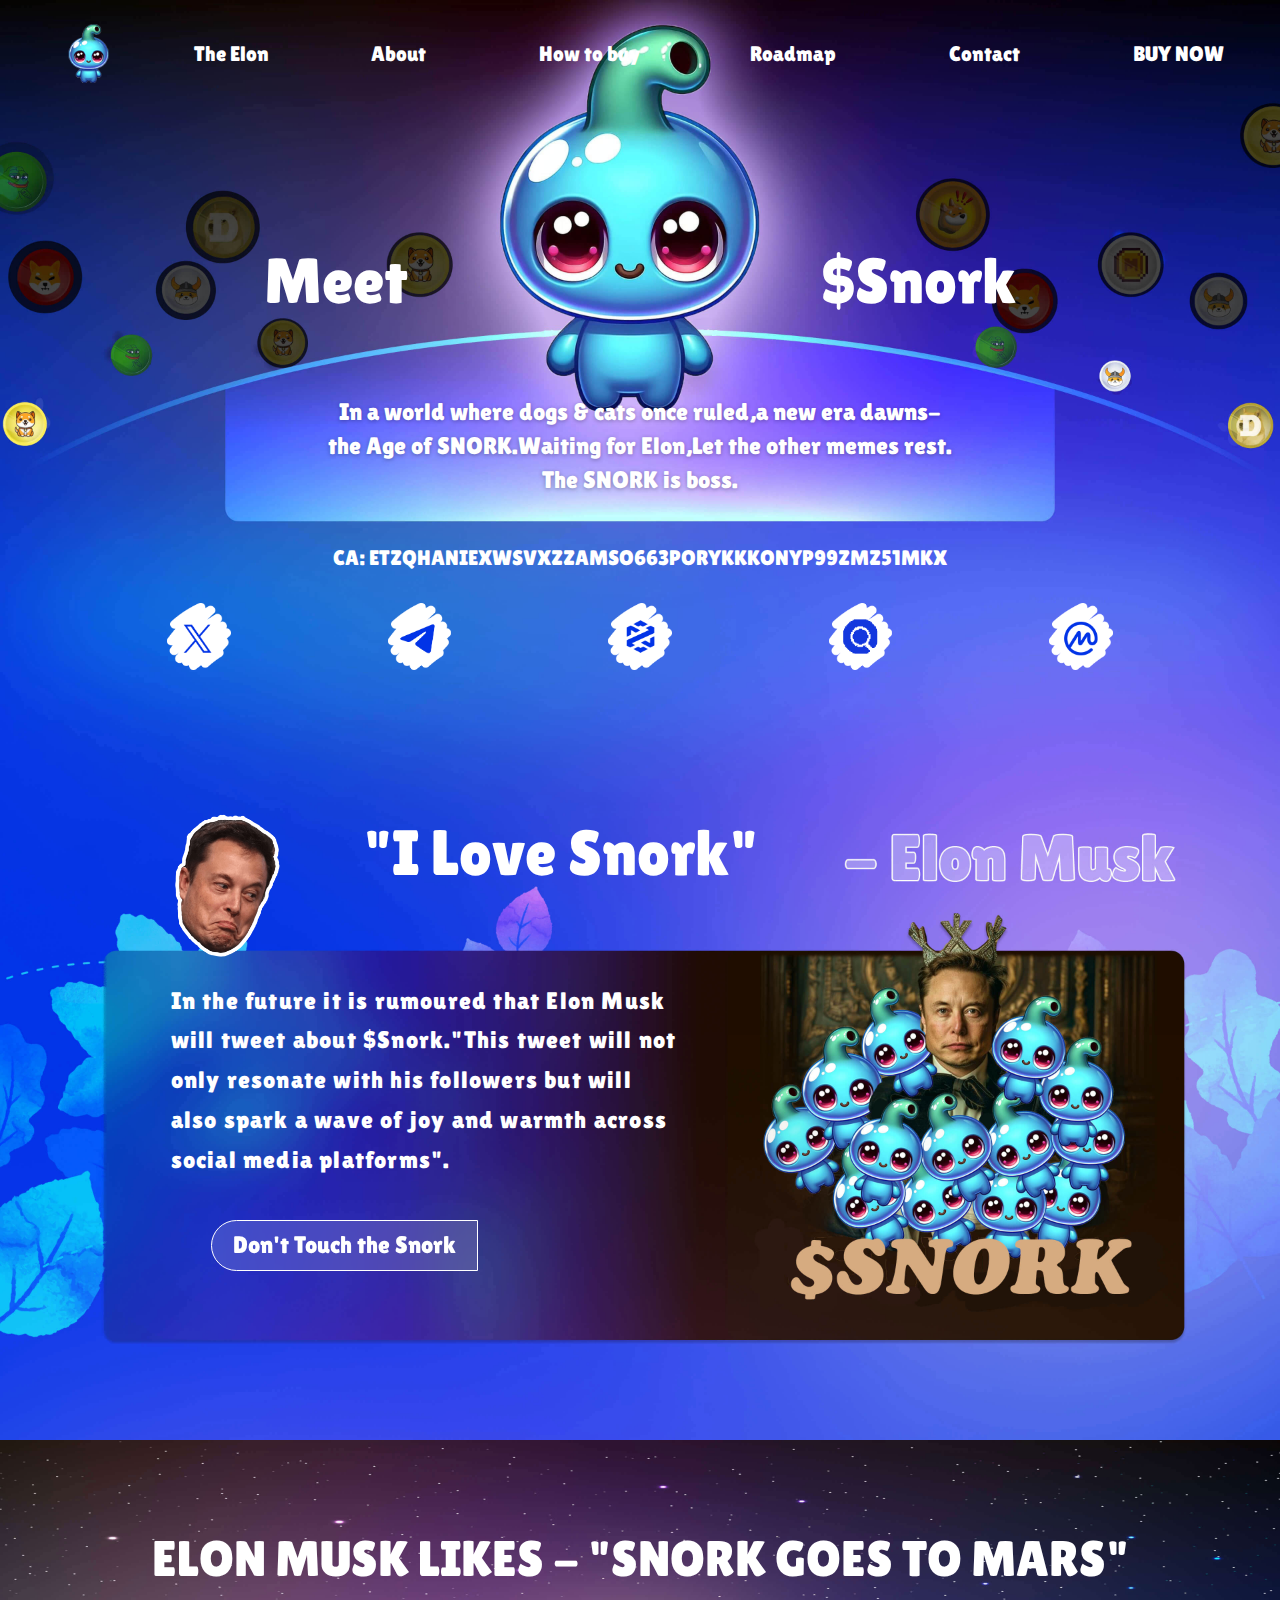
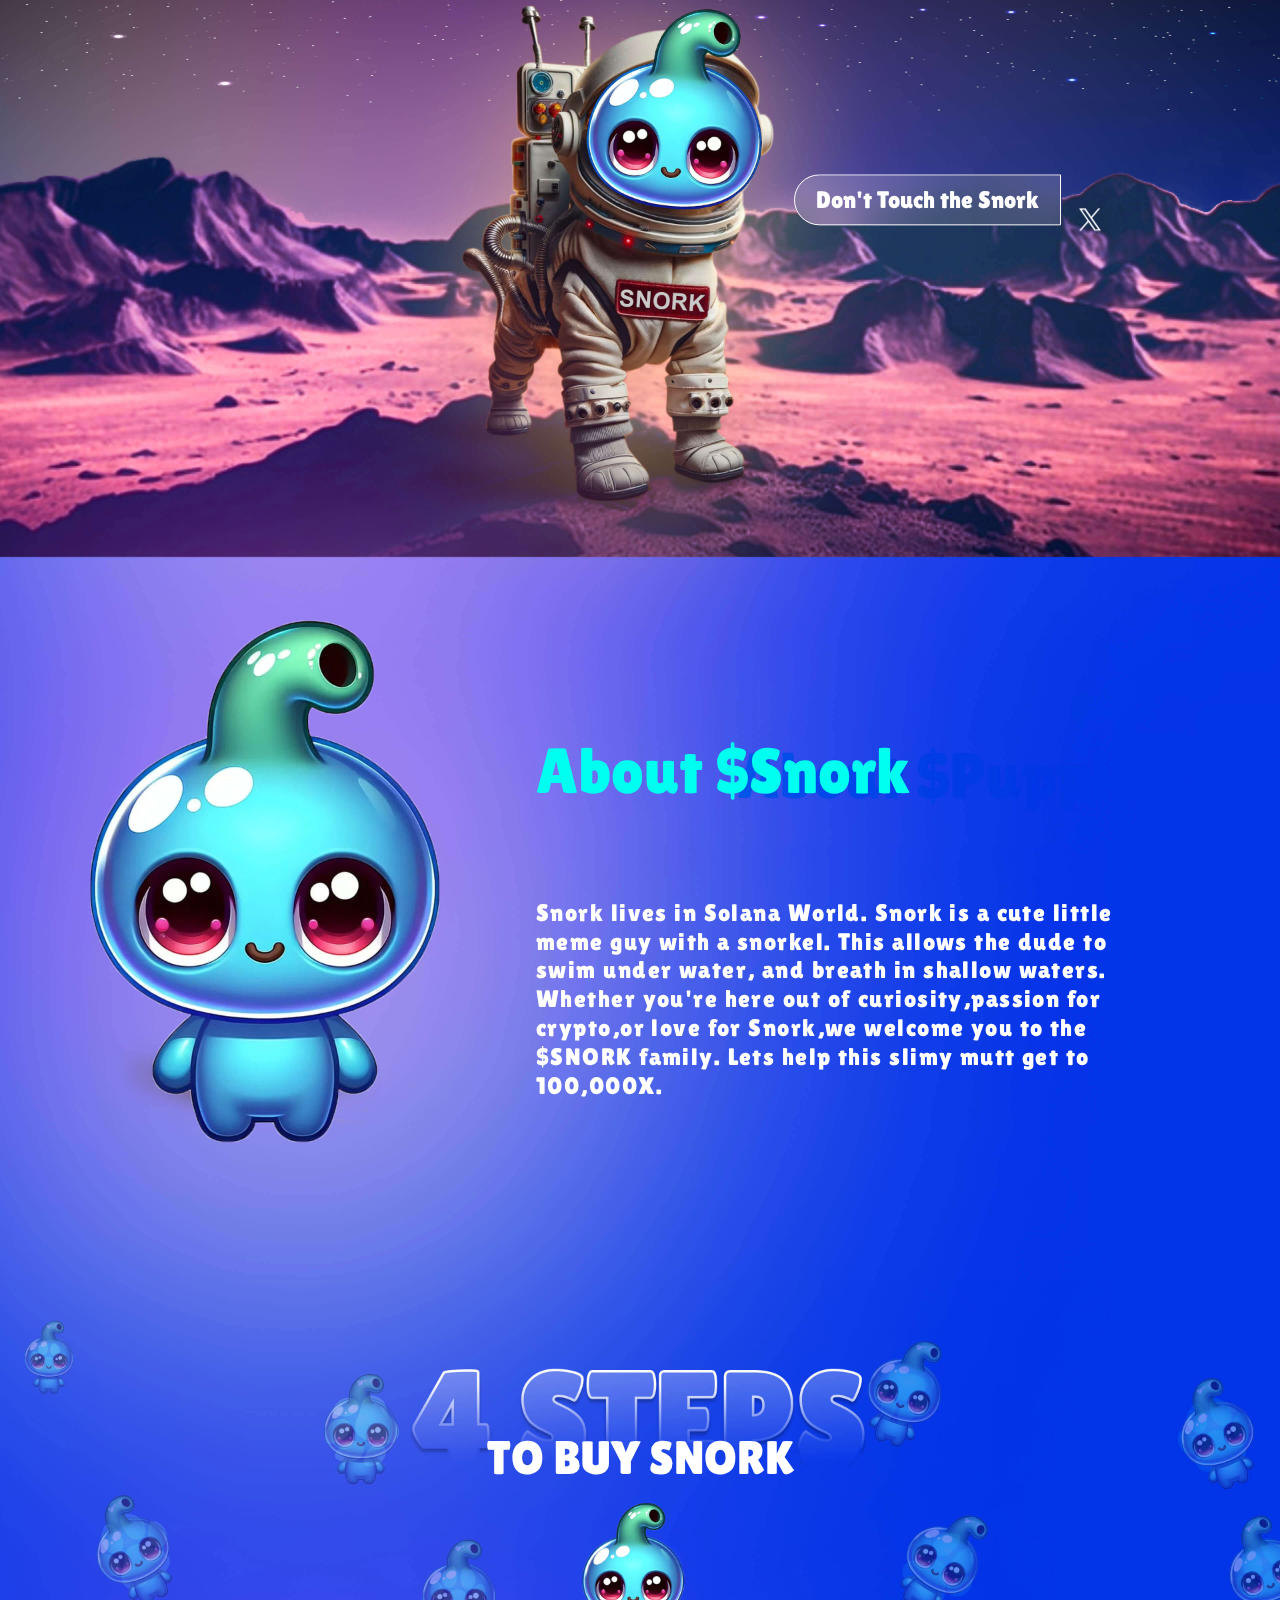
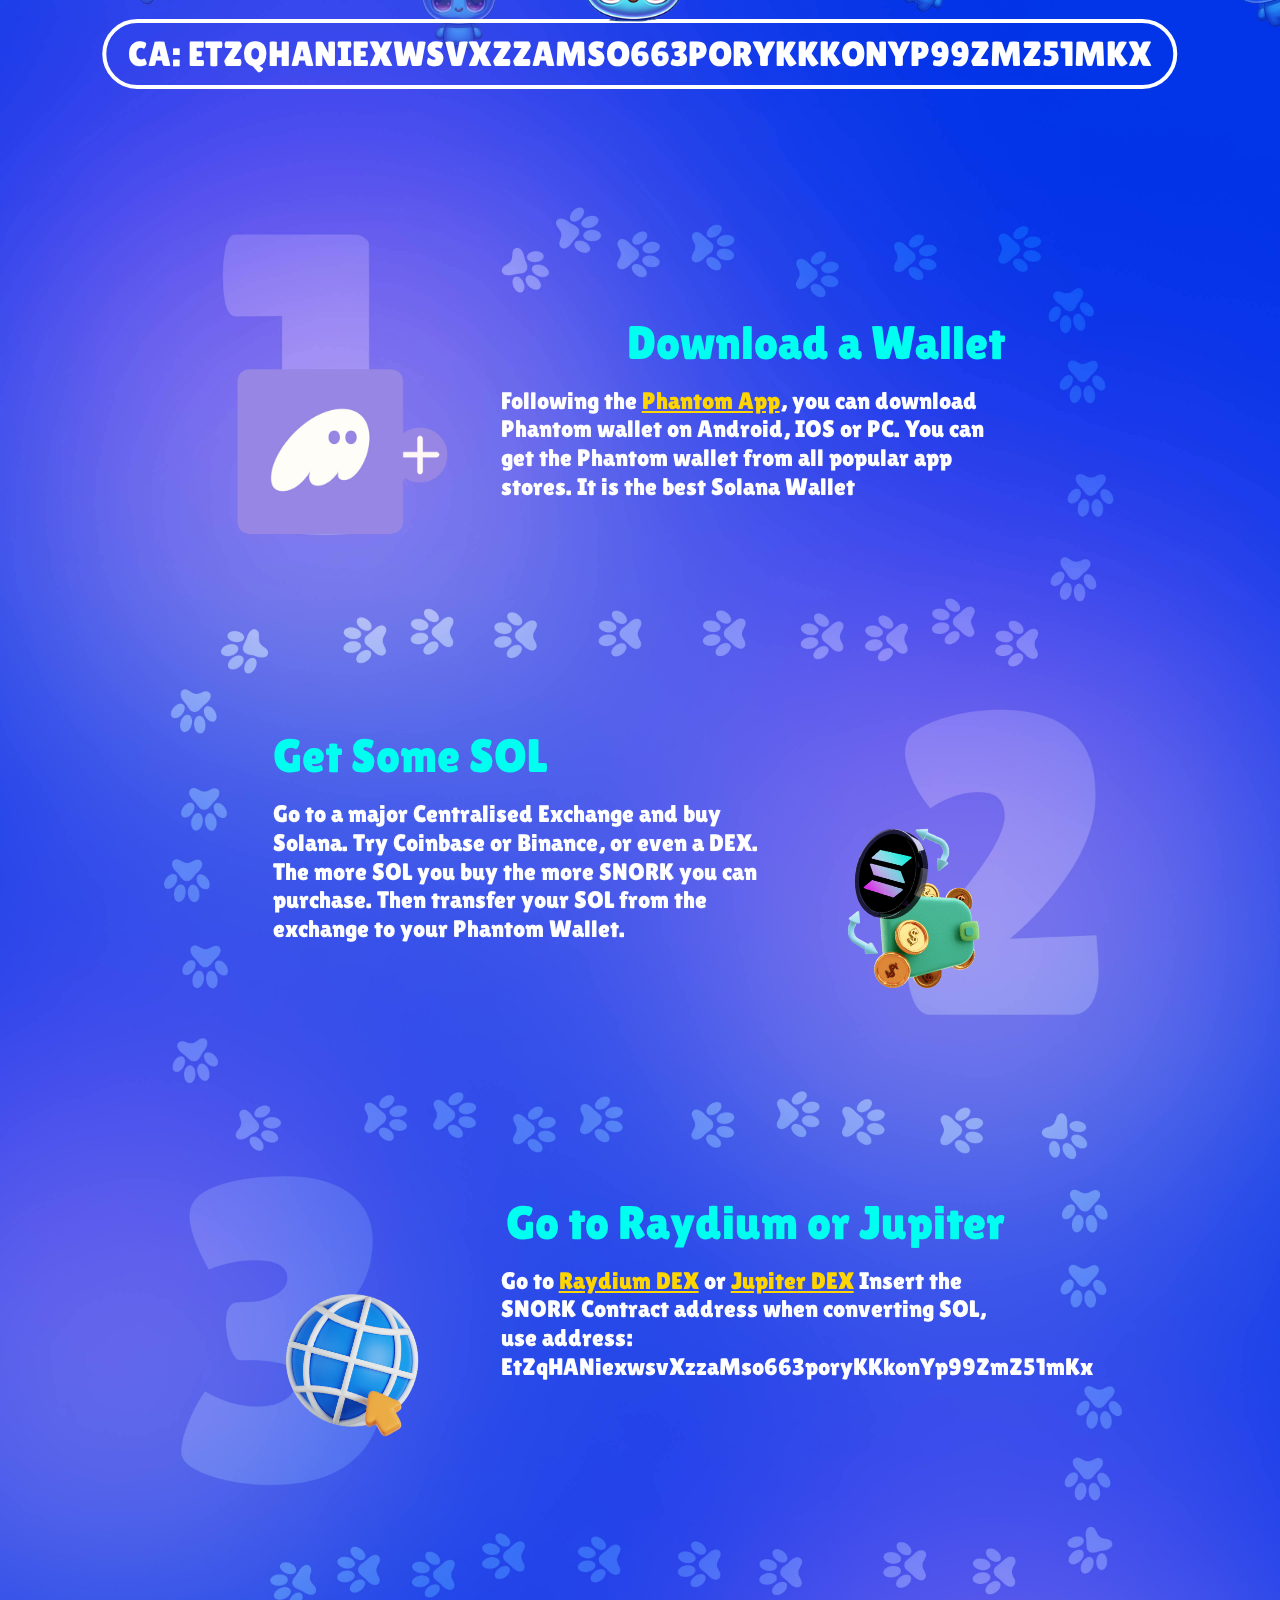
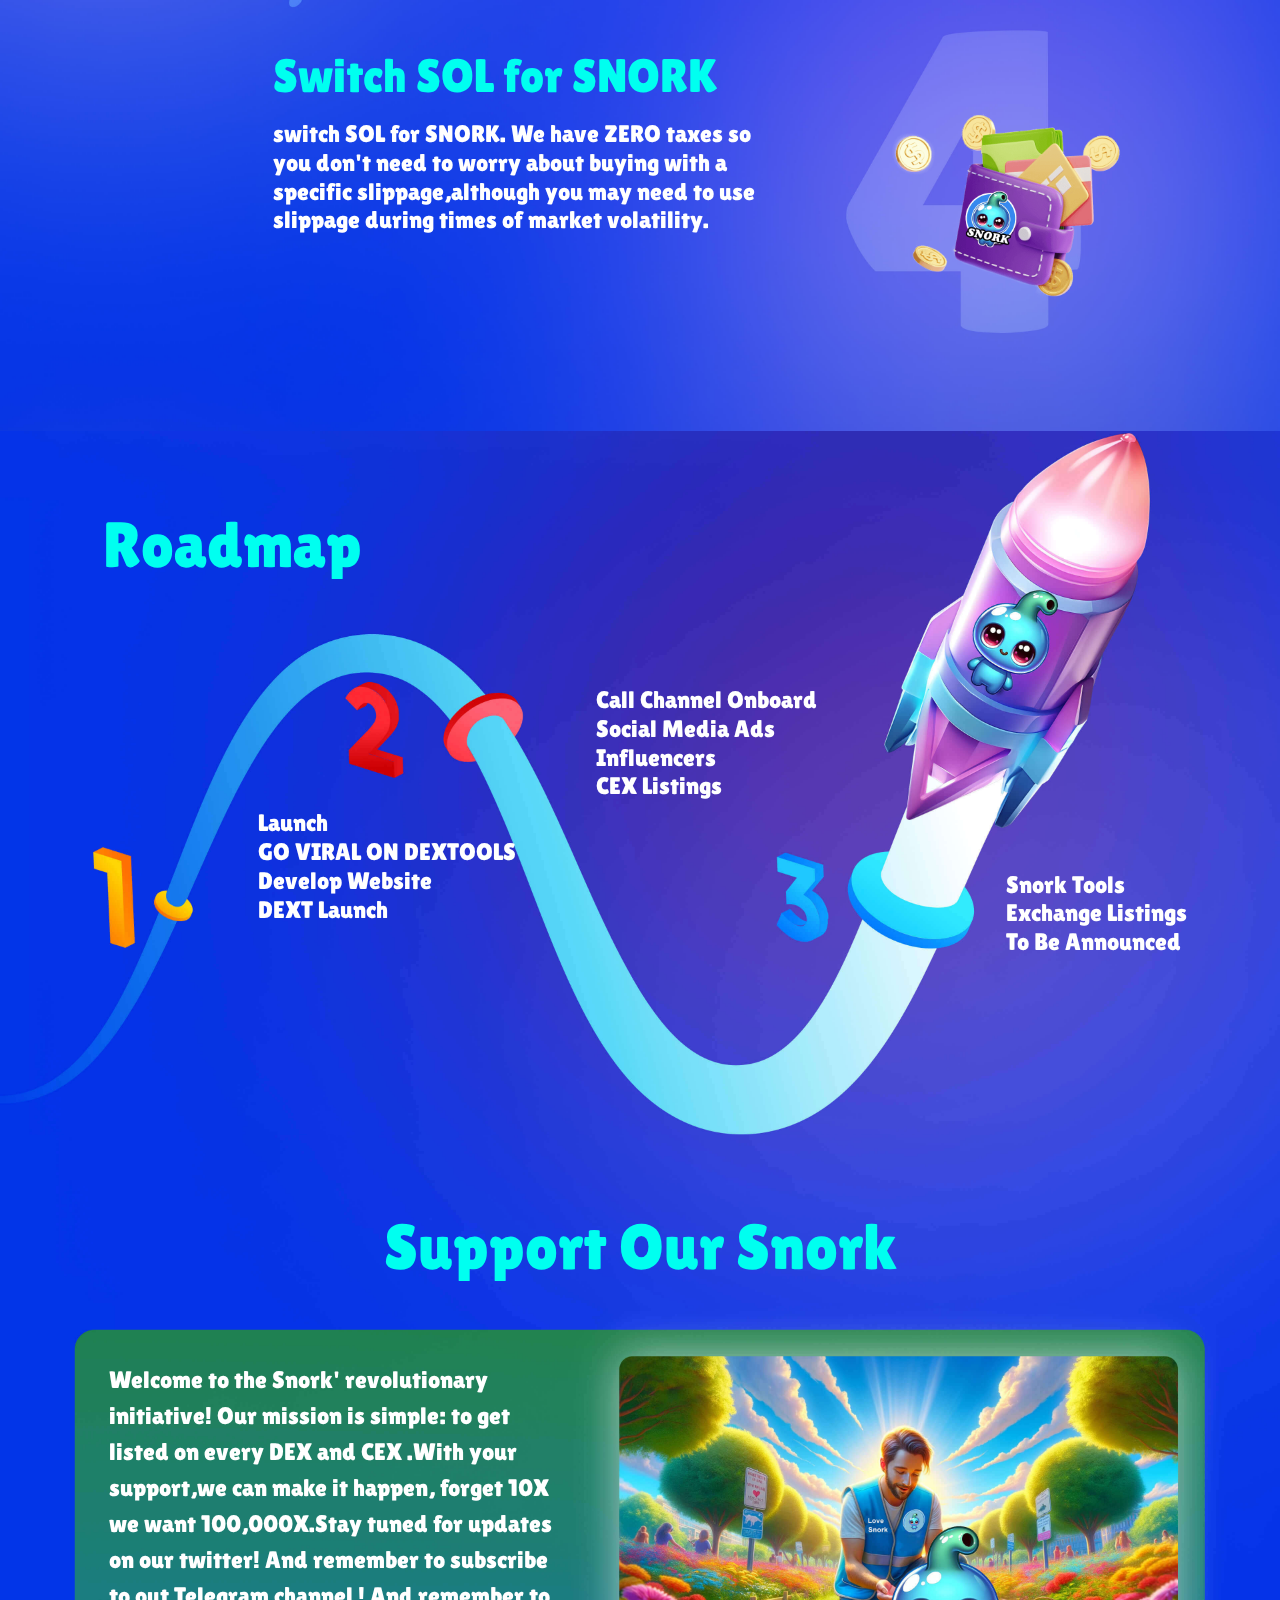
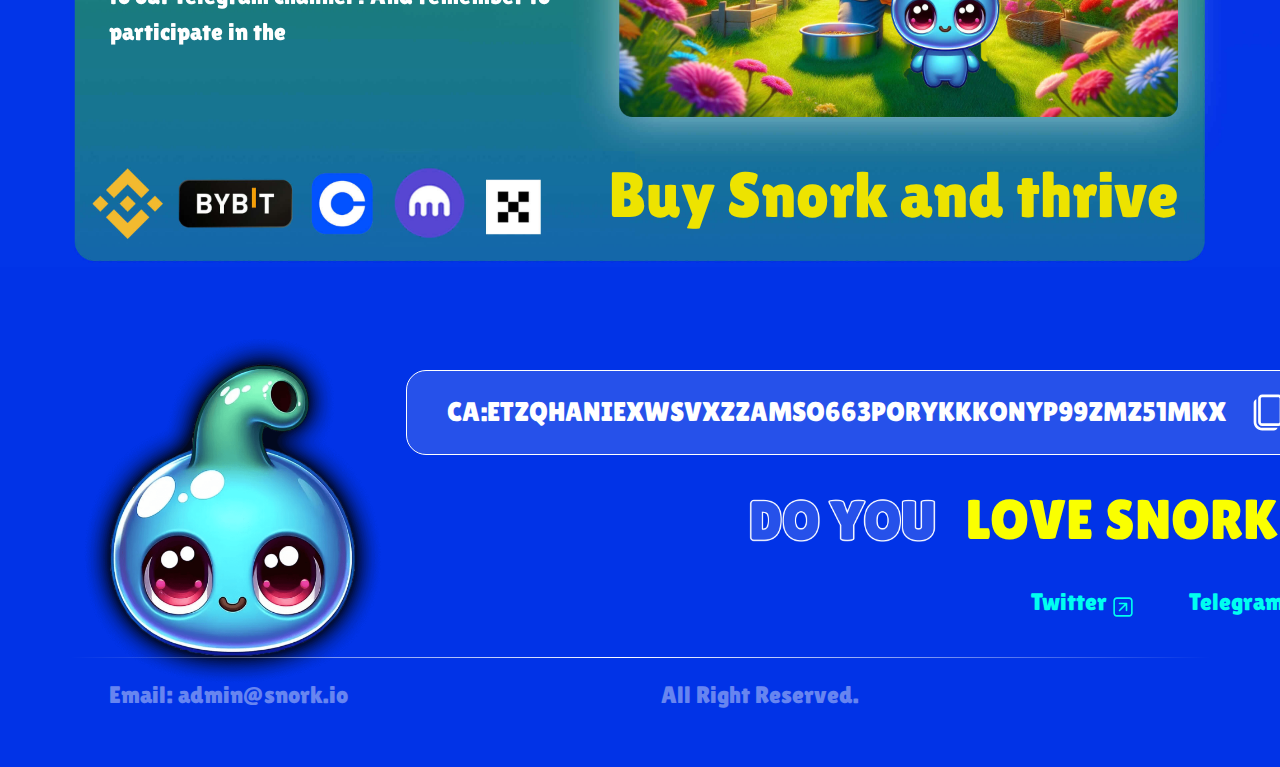
<file: index.html>
<!DOCTYPE html>
<html lang="en">
  <head>
    <meta charset="UTF-8" />
    <meta name="viewport" content="width=device-width, initial-scale=1.0" />
    <meta http-equiv="X-UA-Compatible" content="IE=Edge,chrome=1" />
    <meta name="description" content="$SNORK. Elon Musk : I love Snork." />
    <link rel="icon" href="img/logo_32_32.ico" />
    <link href="style%ef%b9%96v%3d666778.css" rel="stylesheet" />
    <title>SNORK</title>
    <link rel="canonical" href="index-2.html" />
    <meta name="robots" content="noindex" />
    <meta property="og:title" content="SNORK" />
    <meta property="og:image" content="img/big_logo.html" />
    <meta property="og:image:width" content="2500" />
    <meta property="og:image:height" content="1330" />
    <meta property="og:url" content="index.html" />
    <meta property="og:site_name" content="Crypto" />
    <meta
      property="og:description"
      content="$SNORK. Elon Musk : I love Snork."
    />
    <meta property="og:type" content="website" />
    <meta name="twitter:card" content="summary_large_image" />
    <meta name="twitter:title" content="SNORK" />
    <meta name="twitter:image" content="img/big_logo.html" />
    <meta
      name="twitter:description"
      content="$SNORK. Elon Musk : I love Snork."
    />
  </head>
  <body>
    <div>
      <section id="hero">
        <div class="nav-container">
          <div class="mb-nav">
            <div class="mb-nav-cont">
              <a
                href="https://raydium.io/swap/?outputCurrency=EtZqHANiexwsvXzzaMso663poryKKkonYp99ZmZ51mKx/"
                target="_blank"
                >Buy Now</a
              ><a href="#" data-el="open-menu"
                ><svg
                  xmlns="http://www.w3.org/2000/svg"
                  width="20"
                  height="17"
                  viewBox="0 0 20 17"
                  fill="none"
                >
                  <path
                    d="M1.5 1.5L18.5 1.5M1.5 8.5L18.5 8.5M1.5 15.5L18.5 15.5"
                    stroke="white"
                    stroke-width="3"
                    stroke-linecap="round"
                  /></svg
              ></a>
            </div>
          </div>
          <nav>
            <ul>
              <li>
                <a href="index-2.html"
                  ><img src="img/logo.png" alt="$Snork logo"
                /></a>
              </li>
              <li>
                <a href="#the-elon"
                  >The Elon<span
                    ><svg
                      xmlns="http://www.w3.org/2000/svg"
                      width="20"
                      height="20"
                      viewBox="0 0 20 20"
                      fill="none"
                    >
                      <path
                        d="M11.5925 8.54149L18.4948 0.5H16.8871L10.8586 7.50784L6.07065 0.5H0.548828L7.79185 11.0643L0.548828 19.5H2.18266L8.51703 12.1243L13.5758 19.5H19.0976L11.5837 8.54149H11.5925ZM9.34705 11.1694L8.61314 10.1358L2.77678 1.77017H5.28432L10.0023 8.52397L10.7362 9.57515L16.8522 18.3349H14.3447L9.34705 11.1694Z"
                        fill="white"
                      /></svg></span
                ></a>
              </li>
              <li>
                <a href="#about-puppies"
                  >About<span
                    ><svg
                      xmlns="http://www.w3.org/2000/svg"
                      width="30"
                      height="30"
                      viewBox="0 0 30 30"
                      fill="none"
                    >
                      <path
                        d="M15.0002 2.49756C21.9049 2.49756 27.5021 8.09486 27.5021 14.9995C27.5021 21.9041 21.9049 27.5014 15.0002 27.5014C8.09559 27.5014 2.49829 21.9041 2.49829 14.9995C2.49829 8.09486 8.09559 2.49756 15.0002 2.49756ZM15.0002 4.37256C9.13113 4.37256 4.37329 9.1304 4.37329 14.9995C4.37329 20.8686 9.13113 25.6264 15.0002 25.6264C20.8694 25.6264 25.6271 20.8686 25.6271 14.9995C25.6271 9.1304 20.8694 4.37256 15.0002 4.37256ZM14.9956 13.1232C15.4702 13.123 15.8627 13.4754 15.9251 13.933L15.9337 14.0601L15.9382 20.9371C15.9386 21.4549 15.5191 21.875 15.0014 21.8752C14.5267 21.8756 14.1342 21.5231 14.0719 21.0656L14.0632 20.9384L14.0587 14.0614C14.0585 13.5436 14.4779 13.1236 14.9956 13.1232ZM15.0007 8.75107C15.6902 8.75107 16.2491 9.30997 16.2491 9.99941C16.2491 10.6888 15.6902 11.2477 15.0007 11.2477C14.3114 11.2477 13.7525 10.6888 13.7525 9.99941C13.7525 9.30997 14.3114 8.75107 15.0007 8.75107Z"
                        fill="white"
                      /></svg></span
                ></a>
              </li>
              <li>
                <a href="#how-to-buy"
                  >How to buy<span
                    ><svg
                      xmlns="http://www.w3.org/2000/svg"
                      width="28"
                      height="30"
                      viewBox="0 0 28 30"
                      fill="none"
                    >
                      <path
                        d="M7.28568 5.71429V3.21429C7.28568 1.43909 8.72476 0 10.5 0H15.5C17.2751 0 18.7143 1.43909 18.7143 3.21429V5.71429H21.2142C23.7784 5.71429 25.8571 7.79296 25.8571 10.3571V17.8571C25.8571 16.0511 24.8997 14.4689 23.4647 13.5901C23.6245 13.2607 23.7142 12.8909 23.7142 12.5V10.3571C23.7142 8.97643 22.595 7.85714 21.2142 7.85714H4.78568C3.40496 7.85714 2.28568 8.97643 2.28568 10.3571V12.5C2.28568 13.8807 3.40496 15 4.78568 15H10.1428V14.2857C10.1428 13.4967 10.7824 12.8571 11.5714 12.8571H14.4285C15.2175 12.8571 15.8571 13.4967 15.8571 14.2857V15H16.7533C16.3174 15.625 16.0205 16.3543 15.9077 17.1429H15.8571C15.8571 17.9319 15.2175 18.5714 14.4285 18.5714H11.5714C10.7824 18.5714 10.1428 17.9319 10.1428 17.1429H4.78568C3.86522 17.1429 3.00732 16.875 2.28568 16.413V21.0714C2.28568 22.4521 3.40496 23.5714 4.78568 23.5714H13.4405C13.159 24.1156 13 24.7334 13 25.3886V25.5357C13 25.5953 13.001 25.6547 13.0028 25.7143H4.78568C2.22149 25.7143 0.142822 23.6356 0.142822 21.0714V10.3571C0.142822 7.79296 2.22149 5.71429 4.78568 5.71429H7.28568ZM15.5 2.14286H10.5C9.90824 2.14286 9.42854 2.62256 9.42854 3.21429V5.71429H16.5714V3.21429C16.5714 2.62256 16.0917 2.14286 15.5 2.14286ZM24.4285 17.8571C24.4285 19.8296 22.8295 21.4286 20.8571 21.4286C18.8847 21.4286 17.2857 19.8296 17.2857 17.8571C17.2857 15.8847 18.8847 14.2857 20.8571 14.2857C22.8295 14.2857 24.4285 15.8847 24.4285 17.8571ZM27.2857 25.5357C27.2857 27.7593 25.449 30 20.8571 30C16.2652 30 14.4285 27.7677 14.4285 25.5357V25.3886C14.4285 23.9899 15.5624 22.8571 16.961 22.8571H24.7533C26.1518 22.8571 27.2857 23.99 27.2857 25.3886V25.5357Z"
                        fill="white"
                      /></svg></span
                ></a>
              </li>
             
              <li>
                <a href="#roadmap"
                  >Roadmap<span
                    ><svg
                      xmlns="http://www.w3.org/2000/svg"
                      width="30"
                      height="30"
                      viewBox="0 0 30 30"
                      fill="none"
                    >
                      <path
                        d="M13.9801 2.5C13.2723 2.5 12.6529 2.97591 12.4704 3.6599L6.61308 25.625H3.4375C2.91974 25.625 2.5 26.0448 2.5 26.5625C2.5 27.0802 2.91974 27.5 3.4375 27.5H26.5625C27.0802 27.5 27.5 27.0802 27.5 26.5625C27.5 26.0448 27.0802 25.625 26.5625 25.625H23.3869L17.5296 3.6599C17.3471 2.97591 16.7277 2.5 16.0199 2.5H13.9801ZM8.5536 25.625L9.72026 21.25H17.1875C17.7052 21.25 18.125 20.8302 18.125 20.3125C18.125 19.7948 17.7052 19.375 17.1875 19.375H10.2203L10.8869 16.875H15.9375C16.4552 16.875 16.875 16.4552 16.875 15.9375C16.875 15.4198 16.4552 15 15.9375 15H11.3869L14.2202 4.375H15.7798L21.4464 25.625H8.5536Z"
                        fill="white"
                      /></svg></span
                ></a>
              </li>
              <li>
                <a href="#footer"
                  >Contact<span
                    ><svg
                      xmlns="http://www.w3.org/2000/svg"
                      width="30"
                      height="30"
                      viewBox="0 0 30 30"
                      fill="none"
                    >
                      <path
                        d="M24.6875 5C26.2407 5 27.5 6.2592 27.5 7.8125V22.1933C27.5 23.7465 26.2407 25.0058 24.6875 25.0058H5.3125C3.7592 25.0058 2.5 23.7465 2.5 22.1933V7.8125C2.5 6.2592 3.7592 5 5.3125 5H24.6875ZM24.6875 6.875H5.3125C4.79474 6.875 4.375 7.29474 4.375 7.8125V22.1933C4.375 22.711 4.79474 23.1308 5.3125 23.1308H24.6875C25.2052 23.1308 25.625 22.711 25.625 22.1933V7.8125C25.625 7.29474 25.2052 6.875 24.6875 6.875ZM12.1875 15.625C12.7052 15.625 13.125 16.0448 13.125 16.5625V17.1784L13.1151 17.3141C12.9116 18.7053 11.7471 19.3761 9.99994 19.3761C8.25266 19.3761 7.0881 18.7046 6.88484 17.3126L6.875 17.1772V16.5625C6.875 16.0448 7.29474 15.625 7.8125 15.625H12.1875ZM16.5654 16.2451H22.1875C22.7052 16.2451 23.125 16.6649 23.125 17.1826C23.125 17.6573 22.7722 18.0495 22.3147 18.1116L22.1875 18.1201H16.5654C16.0476 18.1201 15.6279 17.7005 15.6279 17.1826C15.6279 16.708 15.9805 16.3158 16.4381 16.2537L16.5654 16.2451ZM10 10.6277C11.0355 10.6277 11.875 11.4672 11.875 12.5028C11.875 13.5382 11.0355 14.3776 10 14.3776C8.96449 14.3776 8.12504 13.5382 8.12504 12.5028C8.12504 11.4672 8.96449 10.6277 10 10.6277ZM16.5654 11.875H22.1875C22.7052 11.875 23.125 12.2947 23.125 12.8125C23.125 13.2871 22.7722 13.6794 22.3147 13.7415L22.1875 13.75H16.5654C16.0476 13.75 15.6279 13.3302 15.6279 12.8125C15.6279 12.3379 15.9805 11.9456 16.4381 11.8836L16.5654 11.875Z"
                        fill="white"
                      /></svg></span
                ></a>
              </li>
              <li>
                <a
                  href="https://raydium.io/swap/?outputCurrency=EtZqHANiexwsvXzzaMso663poryKKkonYp99ZmZ51mKx"
                  target="_blank"
                  class="uppercase"
                  >Buy Now</a
                >
              </li>
            </ul>
          </nav>
        </div>
        <h1 class="text-white">
          <span>Meet</span><span>$Snork</span
          ><button type="button" data-el="play" />
        </h1>
        <p class="text-center text-white">
          In a world where dogs & cats once ruled,a new era dawns-<br />the Age
          of SNORK.Waiting for Elon,Let the other memes rest.<br />The SNORK is
          boss.
        </p>
        <div class="join-community">
          <h2
            class="pt-0 text-center text-[calc(32/1920*100vw)] uppercase text-white"
          >
            CA: EtZqHANiexwsvXzzaMso663poryKKkonYp99ZmZ51mKx
          </h2>
          <ul>
            <li>
              <a
                href="https://twitter.com/snork_sol"
                target="_blank"
                data-el="hover2play"
              ></a>
            </li>
            <li>
              <a
                href="https://t.me/Snork_SOL"
                target="_blank"
                data-el="hover2play"
              ></a>
            </li>
            <li>
              <a
                href="https://www.dextools.io/"
                target="_blank"
                data-el="hover2play"
              ></a>
            </li>
            <li>
              <a
                href="https://solscan.io/token/EtZqHANiexwsvXzzaMso663poryKKkonYp99ZmZ51mKx"
                target="_blank"
                data-el="hover2play"
              ></a>
            </li>
            <li>
              <a
                href="https://coinmarketcap.com/"
                target="_blank"
                data-el="hover2play"
              ></a>
            </li>
         
          </ul>
        </div>
      </section>
      <section id="the-elon">
        <img src="img/elon-d.png" />
        <h2 class="text-[calc(96/1920*100vw)] text-white">"I Love Snork"</h2>
        <a href="https://twitter.com/snork_sol" target="_blank"></a>
        <div class="cont">
          <p class="text-[calc(36/1920*100vw)] text-white">
            In the future it is rumoured that Elon Musk will tweet about
            $Snork."This tweet will not only resonate with his followers but
            will also spark a wave of joy and warmth across social media
            platforms".
          </p>
          <a href="https://twitter.com/snork_sol" target="_blank"
            >Don't Touch the Snork
            <span>
              <svg
                xmlns="http://www.w3.org/2000/svg"
                width="266"
                height="258"
                viewBox="0 0 266 258"
                fill="none"
              >
                <g filter="url(#filter0_d_644_71)"></g>
                <defs>
                  <filter
                    id="filter0_d_644_71"
                    x="0.00012207"
                    y="-0.00244141"
                    width="265.024"
                    height="258.003"
                    filterUnits="userSpaceOnUse"
                    color-interpolation-filters="sRGB"
                  >
                    <feFlood flood-opacity="0" result="BackgroundImageFix" />
                    <feColorMatrix
                      in="SourceAlpha"
                      type="matrix"
                      values="0 0 0 0 0 0 0 0 0 0 0 0 0 0 0 0 0 0 127 0"
                      result="hardAlpha"
                    />
                    <feOffset />
                    <feGaussianBlur stdDeviation="30" />
                    <feColorMatrix
                      type="matrix"
                      values="0 0 0 0 0 0 0 0 0 0 0 0 0 0 0 0 0 0 1 0"
                    />
                    <feBlend
                      mode="normal"
                      in2="BackgroundImageFix"
                      result="effect1_dropShadow_644_71"
                    />
                    <feBlend
                      mode="normal"
                      in="SourceGraphic"
                      in2="effect1_dropShadow_644_71"
                      result="shape"
                    />
                  </filter>
                  <linearGradient
                    id="paint0_linear_644_71"
                    x1="69.9938"
                    y1="127.636"
                    x2="196.148"
                    y2="127.636"
                    gradientUnits="userSpaceOnUse"
                  >
                    <stop stop-color="#FFAE00" />
                    <stop offset="1" stop-color="#FF00D6" />
                  </linearGradient>
                </defs>
              </svg> </span
          ></a>
        </div>
      </section>
      <section id="go-to-mars">
        <h2 class="text-center uppercase text-white">
          Elon Musk Likes - "Snork goes to Mars"
        </h2>
        <a href="https://twitter.com/snork_sol" target="_blank"
          >Don't Touch the Snork<span
            ><svg
              xmlns="http://www.w3.org/2000/svg"
              width="266"
              height="258"
              viewBox="0 0 266 258"
              fill="none"
            >
              <g filter="url(#filter0_d_644_71)">
                <path
                  d="M135.876 157.317L149.046 142.114H145.978L134.475 155.363L125.34 142.114H114.804L128.624 162.087L114.804 178.035H117.922L130.008 164.091L139.66 178.035H150.196L135.859 157.317H135.876ZM131.591 162.285L130.191 160.331L119.055 144.515H123.84L132.842 157.284L134.242 159.271L145.911 175.832H141.127L131.591 162.285Z"
                  fill="white"
                />
              </g>
              <defs>
                <filter
                  id="filter0_d_644_71"
                  x="0.00012207"
                  y="-0.00244141"
                  width="265.024"
                  height="258.003"
                  filterUnits="userSpaceOnUse"
                  color-interpolation-filters="sRGB"
                >
                  <feFlood flood-opacity="0" result="BackgroundImageFix" />
                  <feColorMatrix
                    in="SourceAlpha"
                    type="matrix"
                    values="0 0 0 0 0 0 0 0 0 0 0 0 0 0 0 0 0 0 127 0"
                    result="hardAlpha"
                  />
                  <feOffset />
                  <feGaussianBlur stdDeviation="30" />
                  <feColorMatrix
                    type="matrix"
                    values="0 0 0 0 0 0 0 0 0 0 0 0 0 0 0 0 0 0 1 0"
                  />
                  <feBlend
                    mode="normal"
                    in2="BackgroundImageFix"
                    result="effect1_dropShadow_644_71"
                  />
                  <feBlend
                    mode="normal"
                    in="SourceGraphic"
                    in2="effect1_dropShadow_644_71"
                    result="shape"
                  />
                </filter>
                <linearGradient
                  id="paint0_linear_644_71"
                  x1="69.9938"
                  y1="127.636"
                  x2="196.148"
                  y2="127.636"
                  gradientUnits="userSpaceOnUse"
                >
                  <stop stop-color="#FFAE00" />
                  <stop offset="1" stop-color="#FF00D6" />
                </linearGradient>
              </defs></svg></span></a
        ><a href="https://twitter.com/snork_sol" target="_blank"></a>
      </section>
      <section id="about-puppies">
        <div class="right">
          <h2 class>About $Snork</h2>
          <p class="text-white"><br /></p>
          <p class="text-white">
            Snork lives in Solana World. Snork is a cute little meme guy with a
            snorkel. This allows the dude to swim under water, and breath in
            shallow waters. Whether you're here out of curiosity,passion for
            crypto,or love for Snork,we welcome you to the $SNORK family. Lets
            help this slimy mutt get to 100,000X.
          </p>
          <p class="text-white">
            SNORK isn't just another meme coin ;it's a movement.Born from the
            expectation of a viral buzz following Legendary Elon's future tweet
            Ever since Elon Musk declared his love for Snork with a simple yet
            powerful tweet - "I LOVE SNORK" - the crypto space hasn't been the
            same.Whether you're here out of curiosity, passion for crypto, or
            love for Snork, we welcome you to the SNORK family.
          </p>
        </div>
      </section>
      <section id="how-to-buy">
        <span
          data-el="copy"
          data-copy-text="EtZqHANiexwsvXzzaMso663poryKKkonYp99ZmZ51mKx"
        ></span>
        <a href="https://raydium.io/" target="_blank"></a>
        <div>
          <h2
            class="text-center text-[calc(70/1920*100vw)] uppercase text-white"
          >
            To Buy Snork
          </h2>
          <img class="dog-head" src="img/dog-head-icon.png" />
          <span
            data-el="copy"
            data-copy-text="EtZqHANiexwsvXzzaMso663poryKKkonYp99ZmZ51mKx"
            class="text-[calc(52/1920*100vw)] uppercase text-white"
            >CA: EtZqHANiexwsvXzzaMso663poryKKkonYp99ZmZ51mKx</span
          >
          <div class="step-text step-text1">
            <h3><span>1.</span>Download a Wallet</h3>
            <p>
              Following the
              <a
                href="https://phantom.app/"
                target="_blank"
                >Phantom App</a
              >, you can download Phantom wallet on Android, IOS or PC. You can
              get the Phantom wallet from all popular app stores. It is the best
              Solana Wallet
            </p>
          </div>
          <img class="step1" src="img/step1.png" />
        </div>
        <div>
          <img class="step2" src="img/step2.png" />
          <div class="step-text step-text2">
            <h3><span>2.</span>Get Some SOL</h3>
            <p>
              Go to a major Centralised Exchange and buy Solana. Try Coinbase or
              Binance, or even a DEX. The more SOL you buy the more SNORK you
              can purchase. Then transfer your SOL from the exchange to your
              Phantom Wallet.
            </p>
          </div>
          <img class="step3" src="img/step3.png" />
          <div class="step-text step-text3">
            <h3><span>3.</span>Go to Raydium or Jupiter</h3>
            <p>
              Go to
              <a
                href="https://raydium.io/swap/?outputCurrency=EtZqHANiexwsvXzzaMso663poryKKkonYp99ZmZ51mKx"
                target="_blank"
                >Raydium DEX</a
              >
              or
              <a
                href="https://raydium.io/swap/?outputCurrency=EtZqHANiexwsvXzzaMso663poryKKkonYp99ZmZ51mKx"
                target="_blank"
                >Jupiter DEX</a
              >
              Insert the SNORK Contract address when converting SOL, use
              address: EtZqHANiexwsvXzzaMso663poryKKkonYp99ZmZ51mKx
            </p>
          </div>
        </div>
        <div>
          <img class="step4" src="img/step4.png" />
          <div class="step-text step-text4">
            <h3><span>4.</span>Switch SOL for SNORK</h3>
            <p>
              switch SOL for SNORK. We have ZERO taxes so you don't need to
              worry about buying with a specific slippage,although you may need
              to use slippage during times of market volatility.
            </p>
          </div>
        </div>
      </section>
 
      <section id="roadmap">
        <h2>Roadmap</h2>
        <p>
          Launch<br />GO VIRAL ON DEXTOOLS<br />Develop
          Website<br />DEXT Launch
        </p>
        <p>
          Call Channel Onboard<br />Social Media Ads<br />Influencers<br />CEX
          Listings
        </p>
        <p>Snork Tools<br />Exchange Listings<br />To Be Announced</p>
      </section>
      <section id="support">
        <h2>Support Our Snork</h2>
        <p>
          Welcome to the Snork' revolutionary initiative! Our mission is simple:
          to get listed on every DEX and CEX .With your support,we can make it
          happen, forget 10X we want 100,000X.Stay tuned for updates on our
          twitter! And remember to subscribe to out Telegram channel ! And
          remember to participate in the
      
        </p>
        <strong>Buy Snork and thrive</strong>
      </section>
      <section id="contact">
        <img src="img/dog-d.png" />
        <div>
          <span class="text-[calc(52/1920*100vw)] uppercase text-white"
            >CA:EtZqHANiexwsvXzzaMso663poryKKkonYp99ZmZ51mKx<i
              data-el="copy"
              data-copy-text="EtZqHANiexwsvXzzaMso663poryKKkonYp99ZmZ51mKx"
              ><svg
                xmlns="http://www.w3.org/2000/svg"
                width="44"
                height="43"
                viewBox="0 0 44 43"
                fill="none"
              >
                <path
                  d="M10.3591 8.28979L10.3541 12.0934V30.9134C10.3541 34.1293 12.9611 36.7364 16.177 36.7364L31.6146 36.7369C31.061 38.3023 29.568 39.4239 27.8128 39.4239H16.177C11.4769 39.4239 7.66663 35.6137 7.66663 30.9134V12.0934C7.66663 10.3363 8.79081 8.84176 10.3591 8.28979ZM32.302 3.58301C34.5284 3.58301 36.3333 5.38786 36.3333 7.61426V30.9059C36.3333 33.1322 34.5284 34.9372 32.302 34.9372H16.177C13.9506 34.9372 12.1458 33.1322 12.1458 30.9059V7.61426C12.1458 5.38786 13.9506 3.58301 16.177 3.58301H32.302ZM32.302 6.27051H16.177C15.4349 6.27051 14.8333 6.87213 14.8333 7.61426V30.9059C14.8333 31.648 15.4349 32.2497 16.177 32.2497H32.302C33.0442 32.2497 33.6458 31.648 33.6458 30.9059V7.61426C33.6458 6.87213 33.0442 6.27051 32.302 6.27051Z"
                  fill="white"
                /></svg></i
          ></span>
          <p><img src="img/do-you.png" /><span>Love Snork?</span></p>
          <ul>
            <li>
              <a href="https://twitter.com/snork_sol" target="_blank"
                >Twitter<span
                  ><svg
                    xmlns="http://www.w3.org/2000/svg"
                    width="31"
                    height="30"
                    viewBox="0 0 31 30"
                    fill="none"
                  >
                    <path
                      d="M5.91667 0C2.92512 0 0.5 2.42512 0.5 5.41667V24.5833C0.5 27.5748 2.92512 30 5.91667 30H25.0833C28.0748 30 30.5 27.5748 30.5 24.5833V5.41667C30.5 2.42512 28.0748 0 25.0833 0H5.91667ZM3 5.41667C3 3.80583 4.30583 2.5 5.91667 2.5H25.0833C26.6942 2.5 28 3.80583 28 5.41667V24.5833C28 26.1942 26.6942 27.5 25.0833 27.5H5.91667C4.30583 27.5 3 26.1942 3 24.5833V5.41667ZM10.0833 10.8333H17.9842L9.20387 19.5287C8.71333 20.0143 8.70948 20.8058 9.19525 21.2963C9.68103 21.7868 10.4725 21.7907 10.963 21.305L19.6667 12.6857V20.4167C19.6667 21.107 20.2263 21.6667 20.9167 21.6667C21.607 21.6667 22.1667 21.107 22.1667 20.4167V9.58333C22.1667 8.89298 21.607 8.33333 20.9167 8.33333H10.0833C9.39298 8.33333 8.83333 8.89298 8.83333 9.58333C8.83333 10.2737 9.39298 10.8333 10.0833 10.8333Z"
                      fill="#00FFF0"
                    /></svg></span
              ></a>
            </li>
            <li>
              <a href="https://t.me/Snork_SOL" target="_blank"
                >Telegram<span
                  ><svg
                    xmlns="http://www.w3.org/2000/svg"
                    width="30"
                    height="30"
                    viewBox="0 0 30 30"
                    fill="none"
                  >
                    <path
                      d="M5.41667 0C2.42512 0 0 2.42512 0 5.41667V24.5833C0 27.5748 2.42512 30 5.41667 30H24.5833C27.5748 30 30 27.5748 30 24.5833V5.41667C30 2.42512 27.5748 0 24.5833 0H5.41667ZM2.5 5.41667C2.5 3.80583 3.80583 2.5 5.41667 2.5H24.5833C26.1942 2.5 27.5 3.80583 27.5 5.41667V24.5833C27.5 26.1942 26.1942 27.5 24.5833 27.5H5.41667C3.80583 27.5 2.5 26.1942 2.5 24.5833V5.41667ZM9.58333 10.8333H17.4842L8.70387 19.5287C8.21333 20.0143 8.20948 20.8058 8.69525 21.2963C9.18103 21.7868 9.97248 21.7907 10.463 21.305L19.1667 12.6857V20.4167C19.1667 21.107 19.7263 21.6667 20.4167 21.6667C21.107 21.6667 21.6667 21.107 21.6667 20.4167V9.58333C21.6667 8.89298 21.107 8.33333 20.4167 8.33333H9.58333C8.89298 8.33333 8.33333 8.89298 8.33333 9.58333C8.33333 10.2737 8.89298 10.8333 9.58333 10.8333Z"
                      fill="#00FFF0"
                    /></svg></span
              ></a>
            </li>
          </ul>
        </div>
      </section>
    </div>
    <section id="footer">
      <span>Email: admin@snork.io</span><span>All Right Reserved.</span>
      <div
        data-el="copy"
        data-copy-text="EtZqHANiexwsvXzzaMso663poryKKkonYp99ZmZ51mKx"
      ></div>
      <a href="https://twitter.com/snork_sol" target="_blank"></a
      ><a href="https://t.me/Snork_SOL" target="_blank"></a>
    </section>
    <script type="03f1c49734e231a283855214-text/javascript">
      document.addEventListener("DOMContentLoaded",function(){const elsCopy=document.querySelectorAll("[data-el=copy]");if(elsCopy){elsCopy.forEach((el)=>{el.addEventListener("click",function(){const el=this;const text=el.getAttribute("data-copy-text");navigator.clipboard.writeText(text).then(function(){const _el=el.tagName==="I"?el.parentElement:el;_el.classList.add("copied");setTimeout(()=>{_el.classList.remove("copied")},1000)})})})}const audio1=new Audio("audio/yingyingying.html");const elsPlay=document.querySelectorAll("[data-el=play]");if(elsPlay){elsPlay.forEach((el)=>{el.addEventListener("click",function(e){const el=e.target;if(audio1){audio1.play();el.disabled=true;audio1.onended=function(){el.disabled=false}}})})}let isPlaying=false;const audio2=new Audio("audio/wang.wang.html");const elsHover2Play=document.querySelectorAll("[data-el=hover2play]");if(elsHover2Play){elsHover2Play.forEach((el)=>{el.addEventListener("mouseenter",function(e){if(!isPlaying){isPlaying=true;audio2.play();audio2.onended=function(){isPlaying=false}}})})}function smoothScroll(element,duration){let targetPosition=element.getBoundingClientRect().top;let startPosition=window.pageYOffset;let distance=targetPosition-0;let startTime=null;function animation(currentTime){if(startTime===null)startTime=currentTime;let timeElapsed=currentTime-startTime;let run=ease(timeElapsed,startPosition,distance,duration);window.scrollTo(0,run);if(timeElapsed<duration)requestAnimationFrame(animation)}function ease(t,b,c,d){t/=d/2;if(t<1)return(c/2)*t*t+b;t--;return(-c/2)*(t*(t-2)-1)+b}requestAnimationFrame(animation)}const elOpenMenu=document.querySelector("[data-el=open-menu]");document.addEventListener('click',function(event){const box=document.querySelector("nav ul");if(event.target!==box&&!box.contains(event.target)&&event.target!==elOpenMenu&&!elOpenMenu.contains(event.target)){const elMenu=document.querySelector("nav");elMenu.classList.remove("open")}},true);if(elOpenMenu){elOpenMenu.addEventListener("click",function(e){const elMenu=document.querySelector("nav");elMenu.classList.toggle("open")})}const elAnchors=document.querySelectorAll('[href^="#"]');if(elAnchors){elAnchors.forEach((el)=>{el.addEventListener("click",function(e){e.preventDefault();const target=e.target.getAttribute("href");if(target&&target!='#'){const elTarget=document.querySelector(target);smoothScroll(elTarget,2000);const elNav=document.querySelector("nav");if(elNav){elNav.classList.remove("open")}}})})}});
    </script>
    <a target="_blank" href="#"
      ><img
        style="width: 100px; height: 0px; display: block"
        src="img/feixiaohao.png"
    /></a>
    <script
      src="cdn-cgi/scripts/7d0fa10a/cloudflare-static/rocket-loader.min.js"
      data-cf-settings="03f1c49734e231a283855214-|49"
      defer
    ></script>
  </body>
</html>
</file>
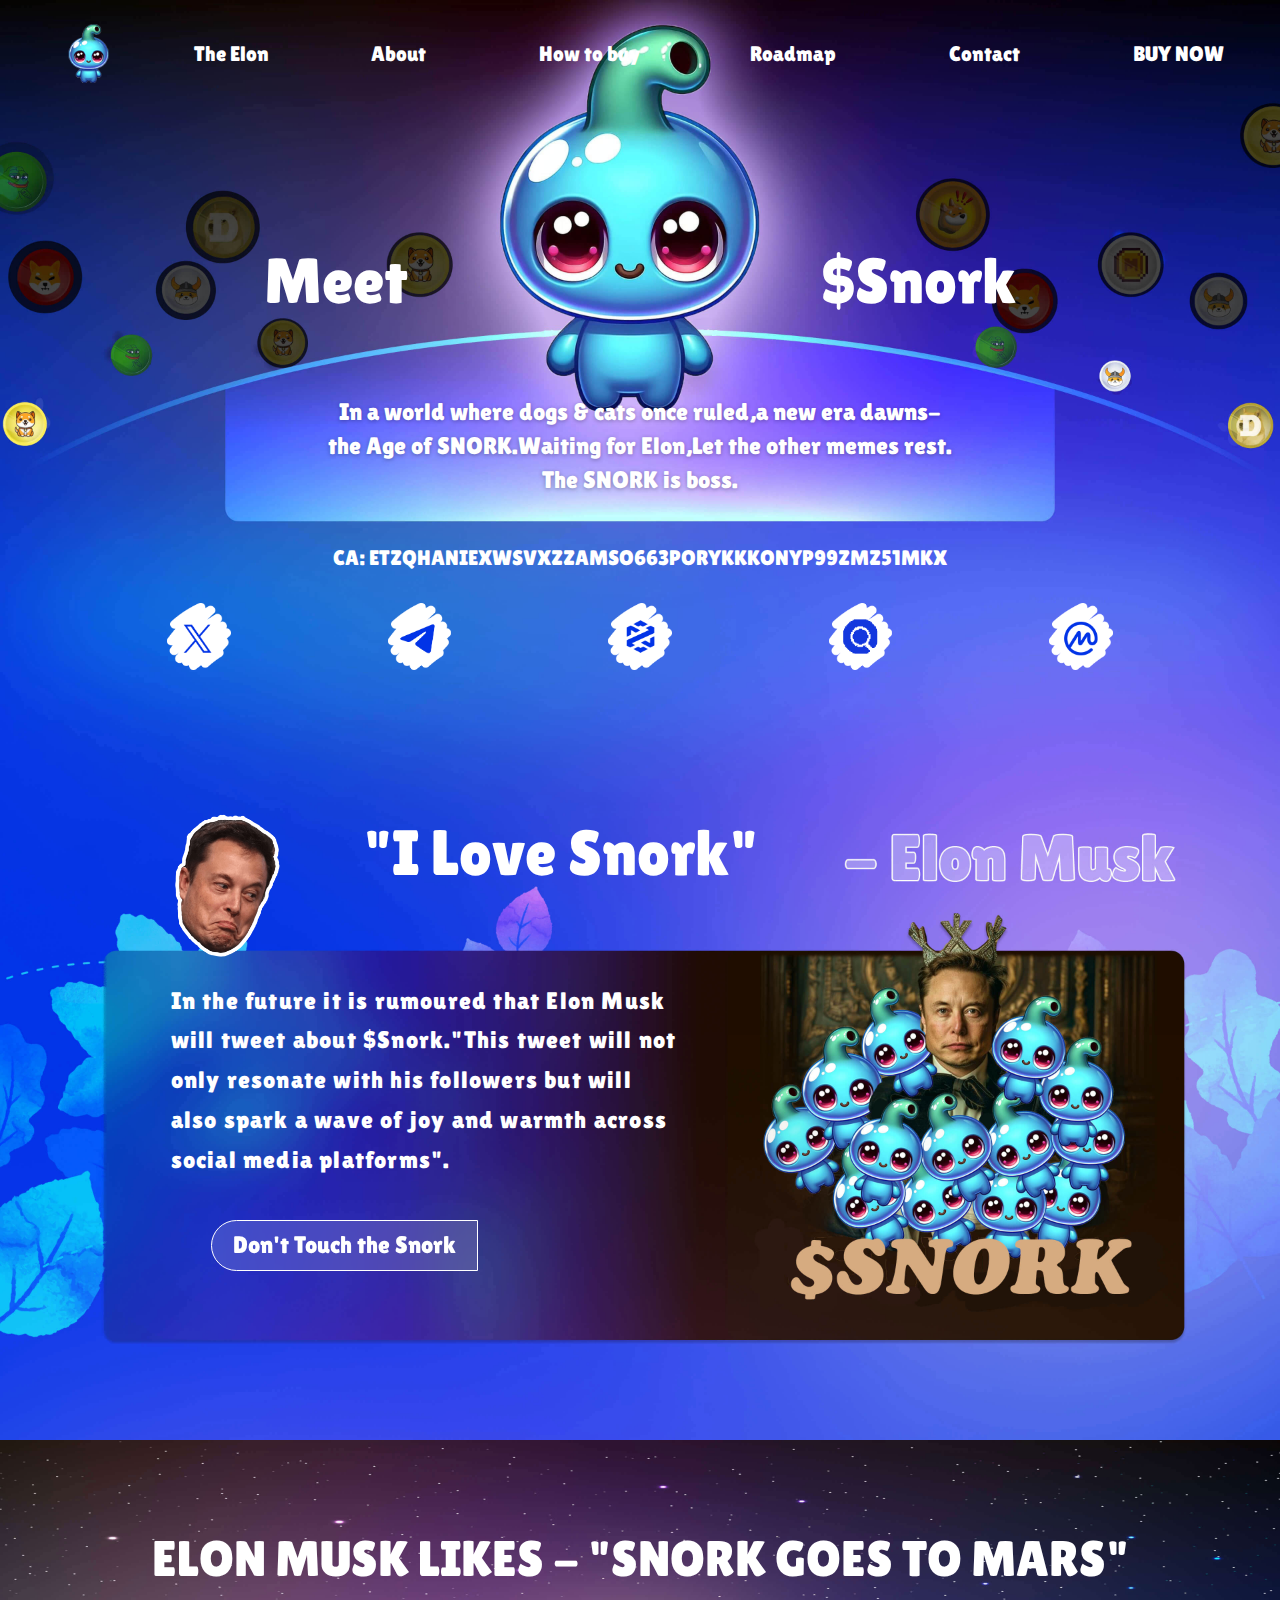
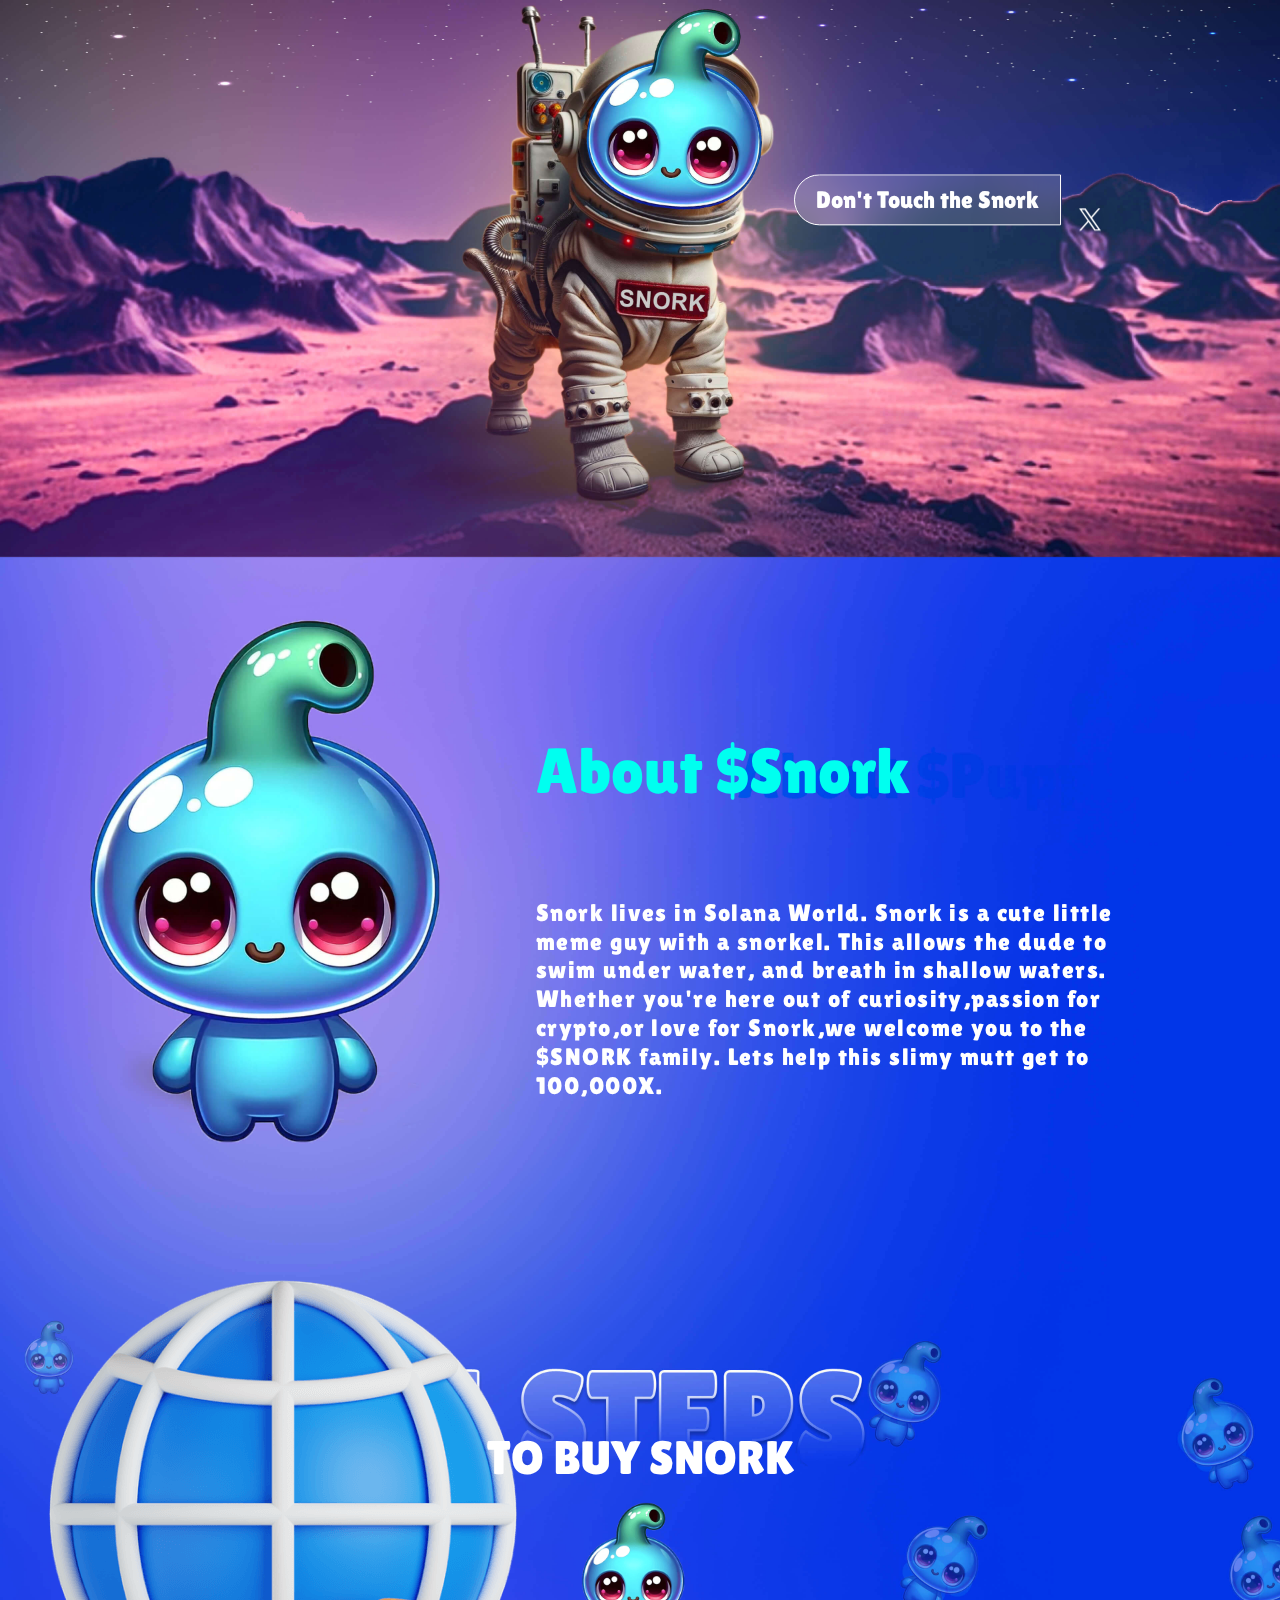
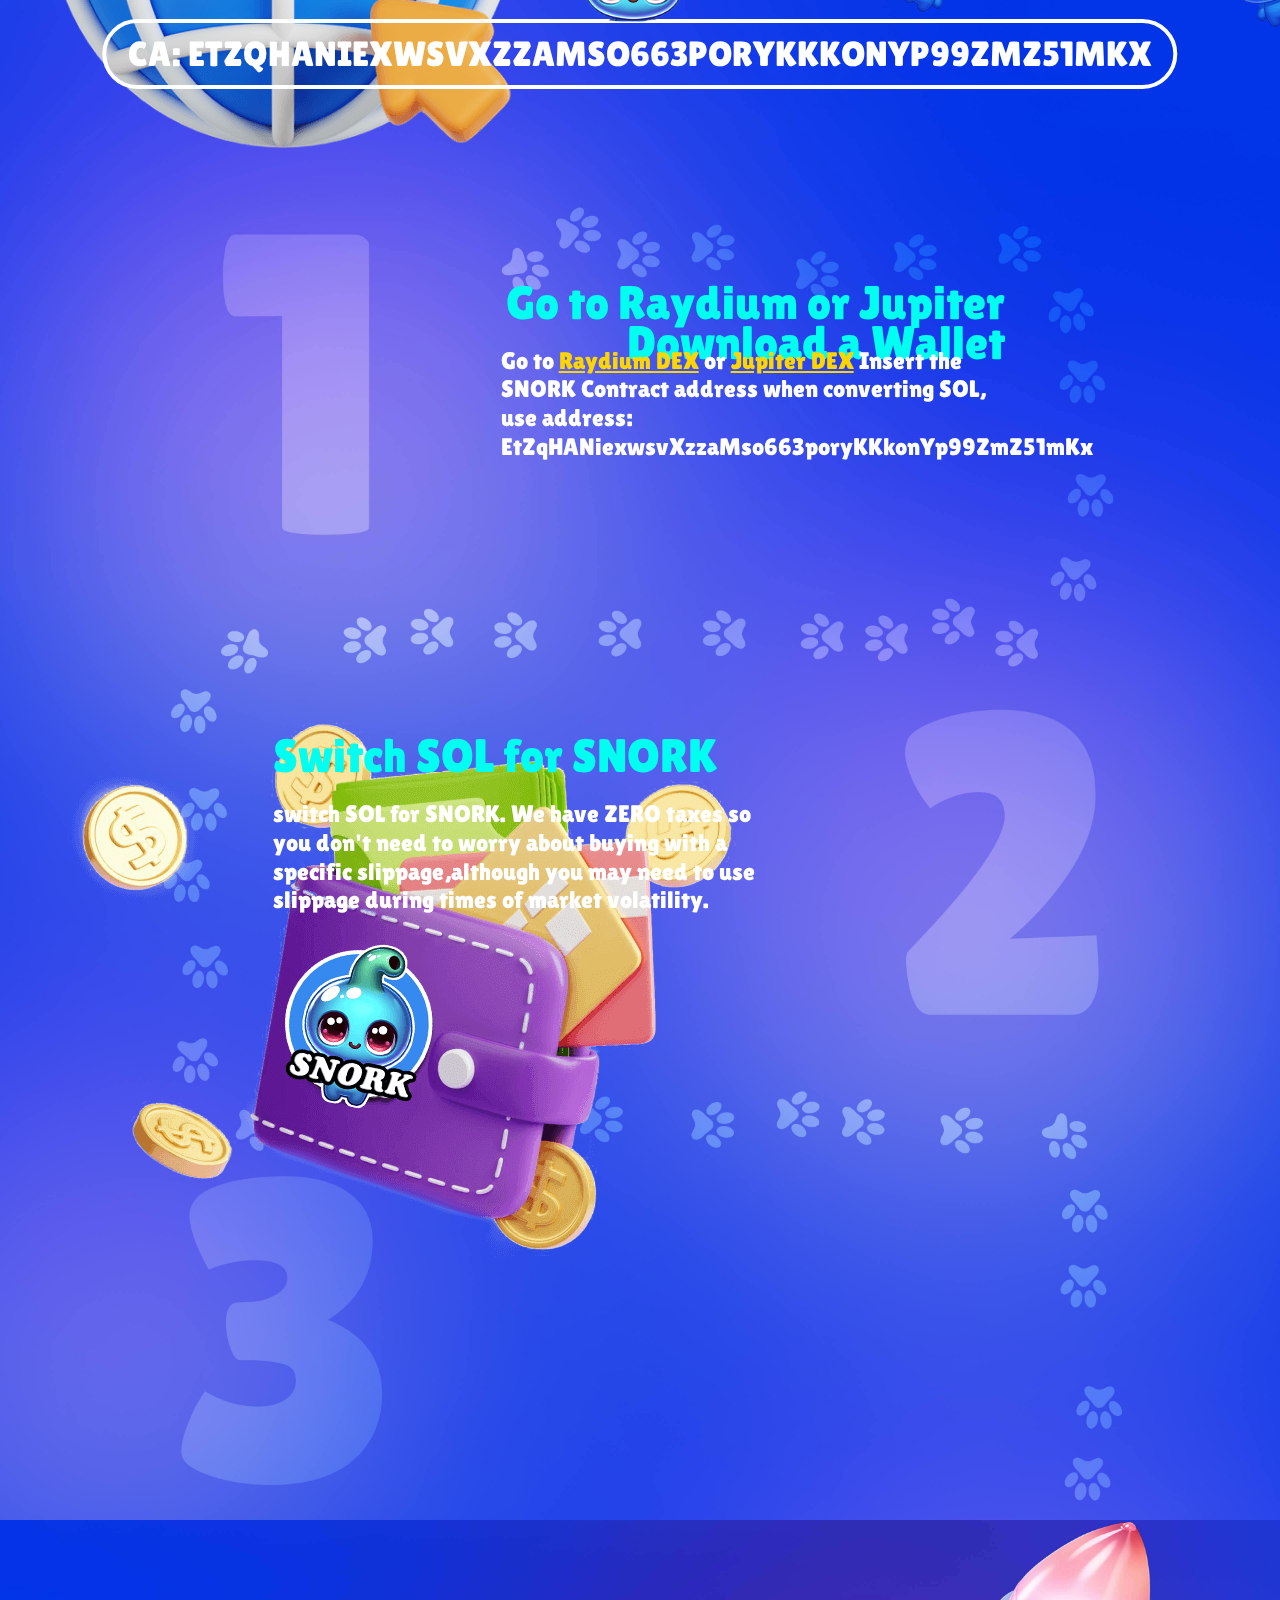
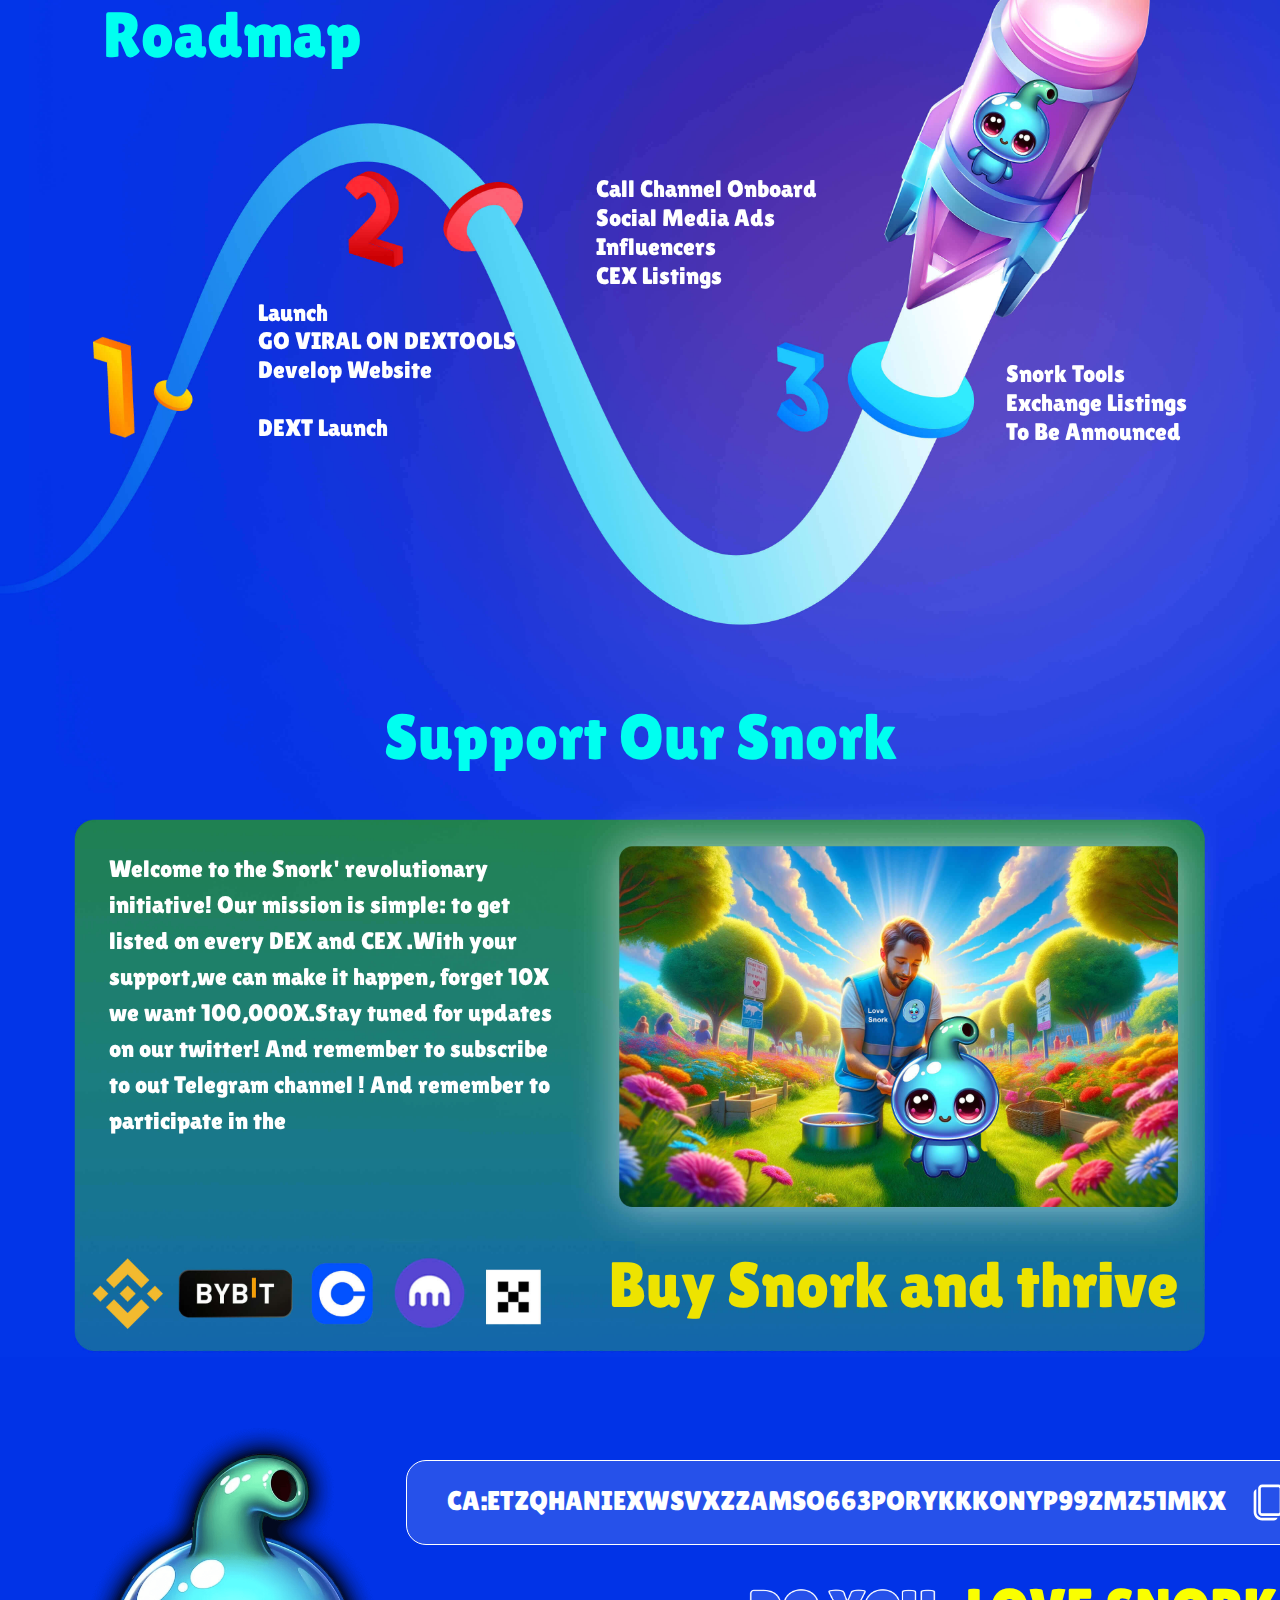
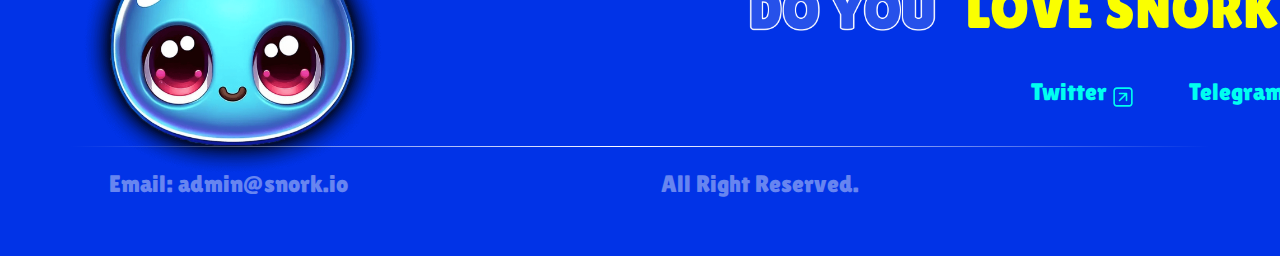
<file: index-2.html>
<!DOCTYPE html>
<html lang="en">
  <head>
    <meta charset="UTF-8" />
    <meta name="viewport" content="width=device-width, initial-scale=1.0" />
    <meta http-equiv="X-UA-Compatible" content="IE=Edge,chrome=1" />
    <meta name="description" content="$SNORK. Elon Musk : I love Snork." />
    <link rel="icon" href="img/logo_32_32.ico" />
    <link href="style%ef%b9%96v%3d666778.css" rel="stylesheet" />
    <title>SNORK</title>
    <link rel="canonical" href="index-2.html" />
    <meta name="robots" content="noindex" />
    <meta property="og:title" content="SNORK" />
    <meta property="og:image" content="img/big_logo.html" />
    <meta property="og:image:width" content="2500" />
    <meta property="og:image:height" content="1330" />
    <meta property="og:url" content="index.html" />
    <meta property="og:site_name" content="Crypto" />
    <meta
      property="og:description"
      content="$SNORK. Elon Musk : I love Snork."
    />
    <meta property="og:type" content="website" />
    <meta name="twitter:card" content="summary_large_image" />
    <meta name="twitter:title" content="SNORK" />
    <meta name="twitter:image" content="img/big_logo.html" />
    <meta
      name="twitter:description"
      content="$SNORK. Elon Musk : I love Snork."
    />
  </head>
  <body>
    <div>
      <section id="hero">
        <div class="nav-container">
          <div class="mb-nav">
            <div class="mb-nav-cont">
              <a
                href="https://raydium.io/swap/?outputCurrency=EtZqHANiexwsvXzzaMso663poryKKkonYp99ZmZ51mKx"
                target="_blank"
                >Buy Now</a
              ><a href="#" data-el="open-menu"
                ><svg
                  xmlns="http://www.w3.org/2000/svg"
                  width="20"
                  height="17"
                  viewBox="0 0 20 17"
                  fill="none"
                >
                  <path
                    d="M1.5 1.5L18.5 1.5M1.5 8.5L18.5 8.5M1.5 15.5L18.5 15.5"
                    stroke="white"
                    stroke-width="3"
                    stroke-linecap="round"
                  /></svg
              ></a>
            </div>
          </div>
          <nav>
            <ul>
              <li>
                <a href="index-2.html"
                  ><img src="img/logo.png" alt="$Snork logo"
                /></a>
              </li>
              <li>
                <a href="#the-elon"
                  >The Elon<span
                    ><svg
                      xmlns="http://www.w3.org/2000/svg"
                      width="20"
                      height="20"
                      viewBox="0 0 20 20"
                      fill="none"
                    >
                      <path
                        d="M11.5925 8.54149L18.4948 0.5H16.8871L10.8586 7.50784L6.07065 0.5H0.548828L7.79185 11.0643L0.548828 19.5H2.18266L8.51703 12.1243L13.5758 19.5H19.0976L11.5837 8.54149H11.5925ZM9.34705 11.1694L8.61314 10.1358L2.77678 1.77017H5.28432L10.0023 8.52397L10.7362 9.57515L16.8522 18.3349H14.3447L9.34705 11.1694Z"
                        fill="white"
                      /></svg></span
                ></a>
              </li>
              <li>
                <a href="#about-puppies"
                  >About<span
                    ><svg
                      xmlns="http://www.w3.org/2000/svg"
                      width="30"
                      height="30"
                      viewBox="0 0 30 30"
                      fill="none"
                    >
                      <path
                        d="M15.0002 2.49756C21.9049 2.49756 27.5021 8.09486 27.5021 14.9995C27.5021 21.9041 21.9049 27.5014 15.0002 27.5014C8.09559 27.5014 2.49829 21.9041 2.49829 14.9995C2.49829 8.09486 8.09559 2.49756 15.0002 2.49756ZM15.0002 4.37256C9.13113 4.37256 4.37329 9.1304 4.37329 14.9995C4.37329 20.8686 9.13113 25.6264 15.0002 25.6264C20.8694 25.6264 25.6271 20.8686 25.6271 14.9995C25.6271 9.1304 20.8694 4.37256 15.0002 4.37256ZM14.9956 13.1232C15.4702 13.123 15.8627 13.4754 15.9251 13.933L15.9337 14.0601L15.9382 20.9371C15.9386 21.4549 15.5191 21.875 15.0014 21.8752C14.5267 21.8756 14.1342 21.5231 14.0719 21.0656L14.0632 20.9384L14.0587 14.0614C14.0585 13.5436 14.4779 13.1236 14.9956 13.1232ZM15.0007 8.75107C15.6902 8.75107 16.2491 9.30997 16.2491 9.99941C16.2491 10.6888 15.6902 11.2477 15.0007 11.2477C14.3114 11.2477 13.7525 10.6888 13.7525 9.99941C13.7525 9.30997 14.3114 8.75107 15.0007 8.75107Z"
                        fill="white"
                      /></svg></span
                ></a>
              </li>
              <li>
                <a href="#how-to-buy"
                  >How to buy<span
                    ><svg
                      xmlns="http://www.w3.org/2000/svg"
                      width="28"
                      height="30"
                      viewBox="0 0 28 30"
                      fill="none"
                    >
                      <path
                        d="M7.28568 5.71429V3.21429C7.28568 1.43909 8.72476 0 10.5 0H15.5C17.2751 0 18.7143 1.43909 18.7143 3.21429V5.71429H21.2142C23.7784 5.71429 25.8571 7.79296 25.8571 10.3571V17.8571C25.8571 16.0511 24.8997 14.4689 23.4647 13.5901C23.6245 13.2607 23.7142 12.8909 23.7142 12.5V10.3571C23.7142 8.97643 22.595 7.85714 21.2142 7.85714H4.78568C3.40496 7.85714 2.28568 8.97643 2.28568 10.3571V12.5C2.28568 13.8807 3.40496 15 4.78568 15H10.1428V14.2857C10.1428 13.4967 10.7824 12.8571 11.5714 12.8571H14.4285C15.2175 12.8571 15.8571 13.4967 15.8571 14.2857V15H16.7533C16.3174 15.625 16.0205 16.3543 15.9077 17.1429H15.8571C15.8571 17.9319 15.2175 18.5714 14.4285 18.5714H11.5714C10.7824 18.5714 10.1428 17.9319 10.1428 17.1429H4.78568C3.86522 17.1429 3.00732 16.875 2.28568 16.413V21.0714C2.28568 22.4521 3.40496 23.5714 4.78568 23.5714H13.4405C13.159 24.1156 13 24.7334 13 25.3886V25.5357C13 25.5953 13.001 25.6547 13.0028 25.7143H4.78568C2.22149 25.7143 0.142822 23.6356 0.142822 21.0714V10.3571C0.142822 7.79296 2.22149 5.71429 4.78568 5.71429H7.28568ZM15.5 2.14286H10.5C9.90824 2.14286 9.42854 2.62256 9.42854 3.21429V5.71429H16.5714V3.21429C16.5714 2.62256 16.0917 2.14286 15.5 2.14286ZM24.4285 17.8571C24.4285 19.8296 22.8295 21.4286 20.8571 21.4286C18.8847 21.4286 17.2857 19.8296 17.2857 17.8571C17.2857 15.8847 18.8847 14.2857 20.8571 14.2857C22.8295 14.2857 24.4285 15.8847 24.4285 17.8571ZM27.2857 25.5357C27.2857 27.7593 25.449 30 20.8571 30C16.2652 30 14.4285 27.7677 14.4285 25.5357V25.3886C14.4285 23.9899 15.5624 22.8571 16.961 22.8571H24.7533C26.1518 22.8571 27.2857 23.99 27.2857 25.3886V25.5357Z"
                        fill="white"
                      /></svg></span
                ></a>
              </li>
             
              <li>
                <a href="#roadmap"
                  >Roadmap<span
                    ><svg
                      xmlns="http://www.w3.org/2000/svg"
                      width="30"
                      height="30"
                      viewBox="0 0 30 30"
                      fill="none"
                    >
                      <path
                        d="M13.9801 2.5C13.2723 2.5 12.6529 2.97591 12.4704 3.6599L6.61308 25.625H3.4375C2.91974 25.625 2.5 26.0448 2.5 26.5625C2.5 27.0802 2.91974 27.5 3.4375 27.5H26.5625C27.0802 27.5 27.5 27.0802 27.5 26.5625C27.5 26.0448 27.0802 25.625 26.5625 25.625H23.3869L17.5296 3.6599C17.3471 2.97591 16.7277 2.5 16.0199 2.5H13.9801ZM8.5536 25.625L9.72026 21.25H17.1875C17.7052 21.25 18.125 20.8302 18.125 20.3125C18.125 19.7948 17.7052 19.375 17.1875 19.375H10.2203L10.8869 16.875H15.9375C16.4552 16.875 16.875 16.4552 16.875 15.9375C16.875 15.4198 16.4552 15 15.9375 15H11.3869L14.2202 4.375H15.7798L21.4464 25.625H8.5536Z"
                        fill="white"
                      /></svg></span
                ></a>
              </li>
              <li>
                <a href="#footer"
                  >Contact<span
                    ><svg
                      xmlns="http://www.w3.org/2000/svg"
                      width="30"
                      height="30"
                      viewBox="0 0 30 30"
                      fill="none"
                    >
                      <path
                        d="M24.6875 5C26.2407 5 27.5 6.2592 27.5 7.8125V22.1933C27.5 23.7465 26.2407 25.0058 24.6875 25.0058H5.3125C3.7592 25.0058 2.5 23.7465 2.5 22.1933V7.8125C2.5 6.2592 3.7592 5 5.3125 5H24.6875ZM24.6875 6.875H5.3125C4.79474 6.875 4.375 7.29474 4.375 7.8125V22.1933C4.375 22.711 4.79474 23.1308 5.3125 23.1308H24.6875C25.2052 23.1308 25.625 22.711 25.625 22.1933V7.8125C25.625 7.29474 25.2052 6.875 24.6875 6.875ZM12.1875 15.625C12.7052 15.625 13.125 16.0448 13.125 16.5625V17.1784L13.1151 17.3141C12.9116 18.7053 11.7471 19.3761 9.99994 19.3761C8.25266 19.3761 7.0881 18.7046 6.88484 17.3126L6.875 17.1772V16.5625C6.875 16.0448 7.29474 15.625 7.8125 15.625H12.1875ZM16.5654 16.2451H22.1875C22.7052 16.2451 23.125 16.6649 23.125 17.1826C23.125 17.6573 22.7722 18.0495 22.3147 18.1116L22.1875 18.1201H16.5654C16.0476 18.1201 15.6279 17.7005 15.6279 17.1826C15.6279 16.708 15.9805 16.3158 16.4381 16.2537L16.5654 16.2451ZM10 10.6277C11.0355 10.6277 11.875 11.4672 11.875 12.5028C11.875 13.5382 11.0355 14.3776 10 14.3776C8.96449 14.3776 8.12504 13.5382 8.12504 12.5028C8.12504 11.4672 8.96449 10.6277 10 10.6277ZM16.5654 11.875H22.1875C22.7052 11.875 23.125 12.2947 23.125 12.8125C23.125 13.2871 22.7722 13.6794 22.3147 13.7415L22.1875 13.75H16.5654C16.0476 13.75 15.6279 13.3302 15.6279 12.8125C15.6279 12.3379 15.9805 11.9456 16.4381 11.8836L16.5654 11.875Z"
                        fill="white"
                      /></svg></span
                ></a>
              </li>
              <li>
                <a
                  href="https://raydium.io/swap/?outputCurrency=EtZqHANiexwsvXzzaMso663poryKKkonYp99ZmZ51mKx"
                  target="_blank"
                  class="uppercase"
                  >Buy Now</a
                >
              </li>
            </ul>
          </nav>
        </div>
        <h1 class="text-white">
          <span>Meet</span><span>$Snork</span
          ><button type="button" data-el="play" />
        </h1>
        <p class="text-center text-white">
          In a world where dogs & cats once ruled,a new era dawns-<br />the Age
          of SNORK.Waiting for Elon,Let the other memes rest.<br />The SNORK is
          boss.
        </p>
        <div class="join-community">
          <h2
            class="pt-0 text-center text-[calc(32/1920*100vw)] uppercase text-white"
          >
            CA: EtZqHANiexwsvXzzaMso663poryKKkonYp99ZmZ51mKx
          </h2>
          <ul>
            <li>
              <a
                href="https://twitter.com/snork_sol"
                target="_blank"
                data-el="hover2play"
              ></a>
            </li>
            <li>
              <a
                href="https://t.me/Snork_SOL"
                target="_blank"
                data-el="hover2play"
              ></a>
            </li>
            <li>
              <a
                href="https://www.dextools.io/"
                target="_blank"
                data-el="hover2play"
              ></a>
            </li>
            <li>
              <a
                href="https://solscan.io/token/EtZqHANiexwsvXzzaMso663poryKKkonYp99ZmZ51mKx"
                target="_blank"
                data-el="hover2play"
              ></a>
            </li>
            <li>
              <a
                href="https://coinmarketcap.com/"
                target="_blank"
                data-el="hover2play"
              ></a>
            </li>
            
          </ul>
        </div>
      </section>
      <section id="the-elon">
        <img src="img/elon-d.png" />
        <h2 class="text-[calc(96/1920*100vw)] text-white">"I Love Snork"</h2>
        <a href="https://twitter.com/snork_sol" target="_blank"></a>
        <div class="cont">
          <p class="text-[calc(36/1920*100vw)] text-white">
            In the future it is rumoured that Elon Musk will tweet about
            $Snork."This tweet will not only resonate with his followers but
            will also spark a wave of joy and warmth across social media
            platforms".
          </p>
          <a href="https://twitter.com/snork_sol" target="_blank"
            >Don't Touch the Snork
            <span>
              <svg
                xmlns="http://www.w3.org/2000/svg"
                width="266"
                height="258"
                viewBox="0 0 266 258"
                fill="none"
              >
                <g filter="url(#filter0_d_644_71)"></g>
                <defs>
                  <filter
                    id="filter0_d_644_71"
                    x="0.00012207"
                    y="-0.00244141"
                    width="265.024"
                    height="258.003"
                    filterUnits="userSpaceOnUse"
                    color-interpolation-filters="sRGB"
                  >
                    <feFlood flood-opacity="0" result="BackgroundImageFix" />
                    <feColorMatrix
                      in="SourceAlpha"
                      type="matrix"
                      values="0 0 0 0 0 0 0 0 0 0 0 0 0 0 0 0 0 0 127 0"
                      result="hardAlpha"
                    />
                    <feOffset />
                    <feGaussianBlur stdDeviation="30" />
                    <feColorMatrix
                      type="matrix"
                      values="0 0 0 0 0 0 0 0 0 0 0 0 0 0 0 0 0 0 1 0"
                    />
                    <feBlend
                      mode="normal"
                      in2="BackgroundImageFix"
                      result="effect1_dropShadow_644_71"
                    />
                    <feBlend
                      mode="normal"
                      in="SourceGraphic"
                      in2="effect1_dropShadow_644_71"
                      result="shape"
                    />
                  </filter>
                  <linearGradient
                    id="paint0_linear_644_71"
                    x1="69.9938"
                    y1="127.636"
                    x2="196.148"
                    y2="127.636"
                    gradientUnits="userSpaceOnUse"
                  >
                    <stop stop-color="#FFAE00" />
                    <stop offset="1" stop-color="#FF00D6" />
                  </linearGradient>
                </defs>
              </svg> </span
          ></a>
        </div>
      </section>
      <section id="go-to-mars">
        <h2 class="text-center uppercase text-white">
          Elon Musk Likes - "Snork goes to Mars"
        </h2>
        <a href="https://twitter.com/snork_sol" target="_blank"
          >Don't Touch the Snork<span
            ><svg
              xmlns="http://www.w3.org/2000/svg"
              width="266"
              height="258"
              viewBox="0 0 266 258"
              fill="none"
            >
              <g filter="url(#filter0_d_644_71)">
                <path
                  d="M135.876 157.317L149.046 142.114H145.978L134.475 155.363L125.34 142.114H114.804L128.624 162.087L114.804 178.035H117.922L130.008 164.091L139.66 178.035H150.196L135.859 157.317H135.876ZM131.591 162.285L130.191 160.331L119.055 144.515H123.84L132.842 157.284L134.242 159.271L145.911 175.832H141.127L131.591 162.285Z"
                  fill="white"
                />
              </g>
              <defs>
                <filter
                  id="filter0_d_644_71"
                  x="0.00012207"
                  y="-0.00244141"
                  width="265.024"
                  height="258.003"
                  filterUnits="userSpaceOnUse"
                  color-interpolation-filters="sRGB"
                >
                  <feFlood flood-opacity="0" result="BackgroundImageFix" />
                  <feColorMatrix
                    in="SourceAlpha"
                    type="matrix"
                    values="0 0 0 0 0 0 0 0 0 0 0 0 0 0 0 0 0 0 127 0"
                    result="hardAlpha"
                  />
                  <feOffset />
                  <feGaussianBlur stdDeviation="30" />
                  <feColorMatrix
                    type="matrix"
                    values="0 0 0 0 0 0 0 0 0 0 0 0 0 0 0 0 0 0 1 0"
                  />
                  <feBlend
                    mode="normal"
                    in2="BackgroundImageFix"
                    result="effect1_dropShadow_644_71"
                  />
                  <feBlend
                    mode="normal"
                    in="SourceGraphic"
                    in2="effect1_dropShadow_644_71"
                    result="shape"
                  />
                </filter>
                <linearGradient
                  id="paint0_linear_644_71"
                  x1="69.9938"
                  y1="127.636"
                  x2="196.148"
                  y2="127.636"
                  gradientUnits="userSpaceOnUse"
                >
                  <stop stop-color="#FFAE00" />
                  <stop offset="1" stop-color="#FF00D6" />
                </linearGradient>
              </defs></svg></span></a
        ><a href="https://twitter.com/snork_sol" target="_blank"></a>
      </section>
      <section id="about-puppies">
        <div class="right">
          <h2 class>About $Snork</h2>
          <p class="text-white"><br /></p>
          <p class="text-white">
            Snork lives in Solana World. Snork is a cute little meme guy with a
            snorkel. This allows the dude to swim under water, and breath in
            shallow waters. Whether you're here out of curiosity,passion for
            crypto,or love for Snork,we welcome you to the $SNORK family. Lets
            help this slimy mutt get to 100,000X.
          </p>
          <p class="text-white">
            SNORK isn't just another meme coin ;it's a movement.Born from the
            expectation of a viral buzz following Legendary Elon's future tweet
            Ever since Elon Musk declared his love for Snork with a simple yet
            powerful tweet - "I LOVE SNORK" - the crypto space hasn't been the
            same.Whether you're here out of curiosity, passion for crypto, or
            love for Snork, we welcome you to the SNORK family.
          </p>
        </div>
      </section>
      <section id="how-to-buy">
        <span
          data-el="copy"
          data-copy-text="EtZqHANiexwsvXzzaMso663poryKKkonYp99ZmZ51mKx"
        ></span>
        <a href="https://raydium.io/" target="_blank"></a>
        <div>
          <h2
            class="text-center text-[calc(70/1920*100vw)] uppercase text-white"
          >
            To Buy Snork
          </h2>
          <img class="dog-head" src="img/dog-head-icon.png" />
          <span
            data-el="copy"
            data-copy-text="EtZqHANiexwsvXzzaMso663poryKKkonYp99ZmZ51mKx"
            class="text-[calc(52/1920*100vw)] uppercase text-white"
            >CA: EtZqHANiexwsvXzzaMso663poryKKkonYp99ZmZ51mKx</span
          >
          <div class="step-text step-text1">
            <h3><span>1.</span>Download a Wallet</h3>
          </div>
          <img class="step3" src="img/step3.png" />
          <div class="step-text step-text3">
            <h3><span>3.</span>Go to Raydium or Jupiter</h3>
            <p>
              Go to
              <a
                href="https://raydium.io/swap/?outputCurrency=EtZqHANiexwsvXzzaMso663poryKKkonYp99ZmZ51mKx"
                target="_blank"
                >Raydium DEX</a
              >
              or
              <a
                href="https://raydium.io/swap/?outputCurrency=EtZqHANiexwsvXzzaMso663poryKKkonYp99ZmZ51mKx"
                target="_blank"
                >Jupiter DEX</a
              >
              Insert the SNORK Contract address when converting SOL, use
              address: EtZqHANiexwsvXzzaMso663poryKKkonYp99ZmZ51mKx
            </p>
          </div>
        </div>
        <div>
          <img class="step4" src="img/step4.png" />
          <div class="step-text step-text4">
            <h3><span>4.</span>Switch SOL for SNORK</h3>
            <p>
              switch SOL for SNORK. We have ZERO taxes so you don't need to
              worry about buying with a specific slippage,although you may need
              to use slippage during times of market volatility.
            </p>
          </div>
        </div>
      </section>
  
      <section id="roadmap">
        <h2>Roadmap</h2>
        <p>
          Launch<br />GO VIRAL ON DEXTOOLS<br />Develop
          Website<br /><br />DEXT Launch
        </p>
        <p>
          Call Channel Onboard<br />Social Media Ads<br />Influencers<br />CEX
          Listings
        </p>
        <p>Snork Tools<br />Exchange Listings<br />To Be Announced</p>
      </section>
      <section id="support">
        <h2>Support Our Snork</h2>
        <p>
          Welcome to the Snork' revolutionary initiative! Our mission is simple:
          to get listed on every DEX and CEX .With your support,we can make it
          happen, forget 10X we want 100,000X.Stay tuned for updates on our
          twitter! And remember to subscribe to out Telegram channel ! And
          remember to participate in the
         
        </p>
        <strong>Buy Snork and thrive</strong>
      </section>
      <section id="contact">
        <img src="img/dog-d.png" />
        <div>
          <span class="text-[calc(52/1920*100vw)] uppercase text-white"
            >CA:EtZqHANiexwsvXzzaMso663poryKKkonYp99ZmZ51mKx<i
              data-el="copy"
              data-copy-text="EtZqHANiexwsvXzzaMso663poryKKkonYp99ZmZ51mKx"
              ><svg
                xmlns="http://www.w3.org/2000/svg"
                width="44"
                height="43"
                viewBox="0 0 44 43"
                fill="none"
              >
                <path
                  d="M10.3591 8.28979L10.3541 12.0934V30.9134C10.3541 34.1293 12.9611 36.7364 16.177 36.7364L31.6146 36.7369C31.061 38.3023 29.568 39.4239 27.8128 39.4239H16.177C11.4769 39.4239 7.66663 35.6137 7.66663 30.9134V12.0934C7.66663 10.3363 8.79081 8.84176 10.3591 8.28979ZM32.302 3.58301C34.5284 3.58301 36.3333 5.38786 36.3333 7.61426V30.9059C36.3333 33.1322 34.5284 34.9372 32.302 34.9372H16.177C13.9506 34.9372 12.1458 33.1322 12.1458 30.9059V7.61426C12.1458 5.38786 13.9506 3.58301 16.177 3.58301H32.302ZM32.302 6.27051H16.177C15.4349 6.27051 14.8333 6.87213 14.8333 7.61426V30.9059C14.8333 31.648 15.4349 32.2497 16.177 32.2497H32.302C33.0442 32.2497 33.6458 31.648 33.6458 30.9059V7.61426C33.6458 6.87213 33.0442 6.27051 32.302 6.27051Z"
                  fill="white"
                /></svg></i
          ></span>
          <p><img src="img/do-you.png" /><span>Love Snork?</span></p>
          <ul>
            <li>
              <a href="https://twitter.com/snork_sol" target="_blank"
                >Twitter<span
                  ><svg
                    xmlns="http://www.w3.org/2000/svg"
                    width="31"
                    height="30"
                    viewBox="0 0 31 30"
                    fill="none"
                  >
                    <path
                      d="M5.91667 0C2.92512 0 0.5 2.42512 0.5 5.41667V24.5833C0.5 27.5748 2.92512 30 5.91667 30H25.0833C28.0748 30 30.5 27.5748 30.5 24.5833V5.41667C30.5 2.42512 28.0748 0 25.0833 0H5.91667ZM3 5.41667C3 3.80583 4.30583 2.5 5.91667 2.5H25.0833C26.6942 2.5 28 3.80583 28 5.41667V24.5833C28 26.1942 26.6942 27.5 25.0833 27.5H5.91667C4.30583 27.5 3 26.1942 3 24.5833V5.41667ZM10.0833 10.8333H17.9842L9.20387 19.5287C8.71333 20.0143 8.70948 20.8058 9.19525 21.2963C9.68103 21.7868 10.4725 21.7907 10.963 21.305L19.6667 12.6857V20.4167C19.6667 21.107 20.2263 21.6667 20.9167 21.6667C21.607 21.6667 22.1667 21.107 22.1667 20.4167V9.58333C22.1667 8.89298 21.607 8.33333 20.9167 8.33333H10.0833C9.39298 8.33333 8.83333 8.89298 8.83333 9.58333C8.83333 10.2737 9.39298 10.8333 10.0833 10.8333Z"
                      fill="#00FFF0"
                    /></svg></span
              ></a>
            </li>
            <li>
              <a href="https://t.me/Snork_SOL" target="_blank"
                >Telegram<span
                  ><svg
                    xmlns="http://www.w3.org/2000/svg"
                    width="30"
                    height="30"
                    viewBox="0 0 30 30"
                    fill="none"
                  >
                    <path
                      d="M5.41667 0C2.42512 0 0 2.42512 0 5.41667V24.5833C0 27.5748 2.42512 30 5.41667 30H24.5833C27.5748 30 30 27.5748 30 24.5833V5.41667C30 2.42512 27.5748 0 24.5833 0H5.41667ZM2.5 5.41667C2.5 3.80583 3.80583 2.5 5.41667 2.5H24.5833C26.1942 2.5 27.5 3.80583 27.5 5.41667V24.5833C27.5 26.1942 26.1942 27.5 24.5833 27.5H5.41667C3.80583 27.5 2.5 26.1942 2.5 24.5833V5.41667ZM9.58333 10.8333H17.4842L8.70387 19.5287C8.21333 20.0143 8.20948 20.8058 8.69525 21.2963C9.18103 21.7868 9.97248 21.7907 10.463 21.305L19.1667 12.6857V20.4167C19.1667 21.107 19.7263 21.6667 20.4167 21.6667C21.107 21.6667 21.6667 21.107 21.6667 20.4167V9.58333C21.6667 8.89298 21.107 8.33333 20.4167 8.33333H9.58333C8.89298 8.33333 8.33333 8.89298 8.33333 9.58333C8.33333 10.2737 8.89298 10.8333 9.58333 10.8333Z"
                      fill="#00FFF0"
                    /></svg></span
              ></a>
            </li>
          </ul>
        </div>
      </section>
    </div>
    <section id="footer">
      <span>Email: admin@snork.io</span><span>All Right Reserved.</span>
      <div
        data-el="copy"
        data-copy-text="EtZqHANiexwsvXzzaMso663poryKKkonYp99ZmZ51mKx"
      ></div>
      <a href="https://twitter.com/snork_sol" target="_blank"></a
      ><a href="https://t.me/Snork_SOL" target="_blank"></a>
    </section>
    <script type="03f1c49734e231a283855214-text/javascript">
      document.addEventListener("DOMContentLoaded",function(){const elsCopy=document.querySelectorAll("[data-el=copy]");if(elsCopy){elsCopy.forEach((el)=>{el.addEventListener("click",function(){const el=this;const text=el.getAttribute("data-copy-text");navigator.clipboard.writeText(text).then(function(){const _el=el.tagName==="I"?el.parentElement:el;_el.classList.add("copied");setTimeout(()=>{_el.classList.remove("copied")},1000)})})})}const audio1=new Audio("audio/yingyingying.html");const elsPlay=document.querySelectorAll("[data-el=play]");if(elsPlay){elsPlay.forEach((el)=>{el.addEventListener("click",function(e){const el=e.target;if(audio1){audio1.play();el.disabled=true;audio1.onended=function(){el.disabled=false}}})})}let isPlaying=false;const audio2=new Audio("audio/wang.wang.html");const elsHover2Play=document.querySelectorAll("[data-el=hover2play]");if(elsHover2Play){elsHover2Play.forEach((el)=>{el.addEventListener("mouseenter",function(e){if(!isPlaying){isPlaying=true;audio2.play();audio2.onended=function(){isPlaying=false}}})})}function smoothScroll(element,duration){let targetPosition=element.getBoundingClientRect().top;let startPosition=window.pageYOffset;let distance=targetPosition-0;let startTime=null;function animation(currentTime){if(startTime===null)startTime=currentTime;let timeElapsed=currentTime-startTime;let run=ease(timeElapsed,startPosition,distance,duration);window.scrollTo(0,run);if(timeElapsed<duration)requestAnimationFrame(animation)}function ease(t,b,c,d){t/=d/2;if(t<1)return(c/2)*t*t+b;t--;return(-c/2)*(t*(t-2)-1)+b}requestAnimationFrame(animation)}const elOpenMenu=document.querySelector("[data-el=open-menu]");document.addEventListener('click',function(event){const box=document.querySelector("nav ul");if(event.target!==box&&!box.contains(event.target)&&event.target!==elOpenMenu&&!elOpenMenu.contains(event.target)){const elMenu=document.querySelector("nav");elMenu.classList.remove("open")}},true);if(elOpenMenu){elOpenMenu.addEventListener("click",function(e){const elMenu=document.querySelector("nav");elMenu.classList.toggle("open")})}const elAnchors=document.querySelectorAll('[href^="#"]');if(elAnchors){elAnchors.forEach((el)=>{el.addEventListener("click",function(e){e.preventDefault();const target=e.target.getAttribute("href");if(target&&target!='#'){const elTarget=document.querySelector(target);smoothScroll(elTarget,2000);const elNav=document.querySelector("nav");if(elNav){elNav.classList.remove("open")}}})})}});
    </script>
    <a target="_blank" href="#"
      ><img
        style="width: 100px; height: 0px; display: block"
        src="img/feixiaohao.png"
    /></a>
    <script
      src="cdn-cgi/scripts/7d0fa10a/cloudflare-static/rocket-loader.min.js"
      data-cf-settings="03f1c49734e231a283855214-|49"
      defer
    ></script>
  </body>
</html>
</file>
